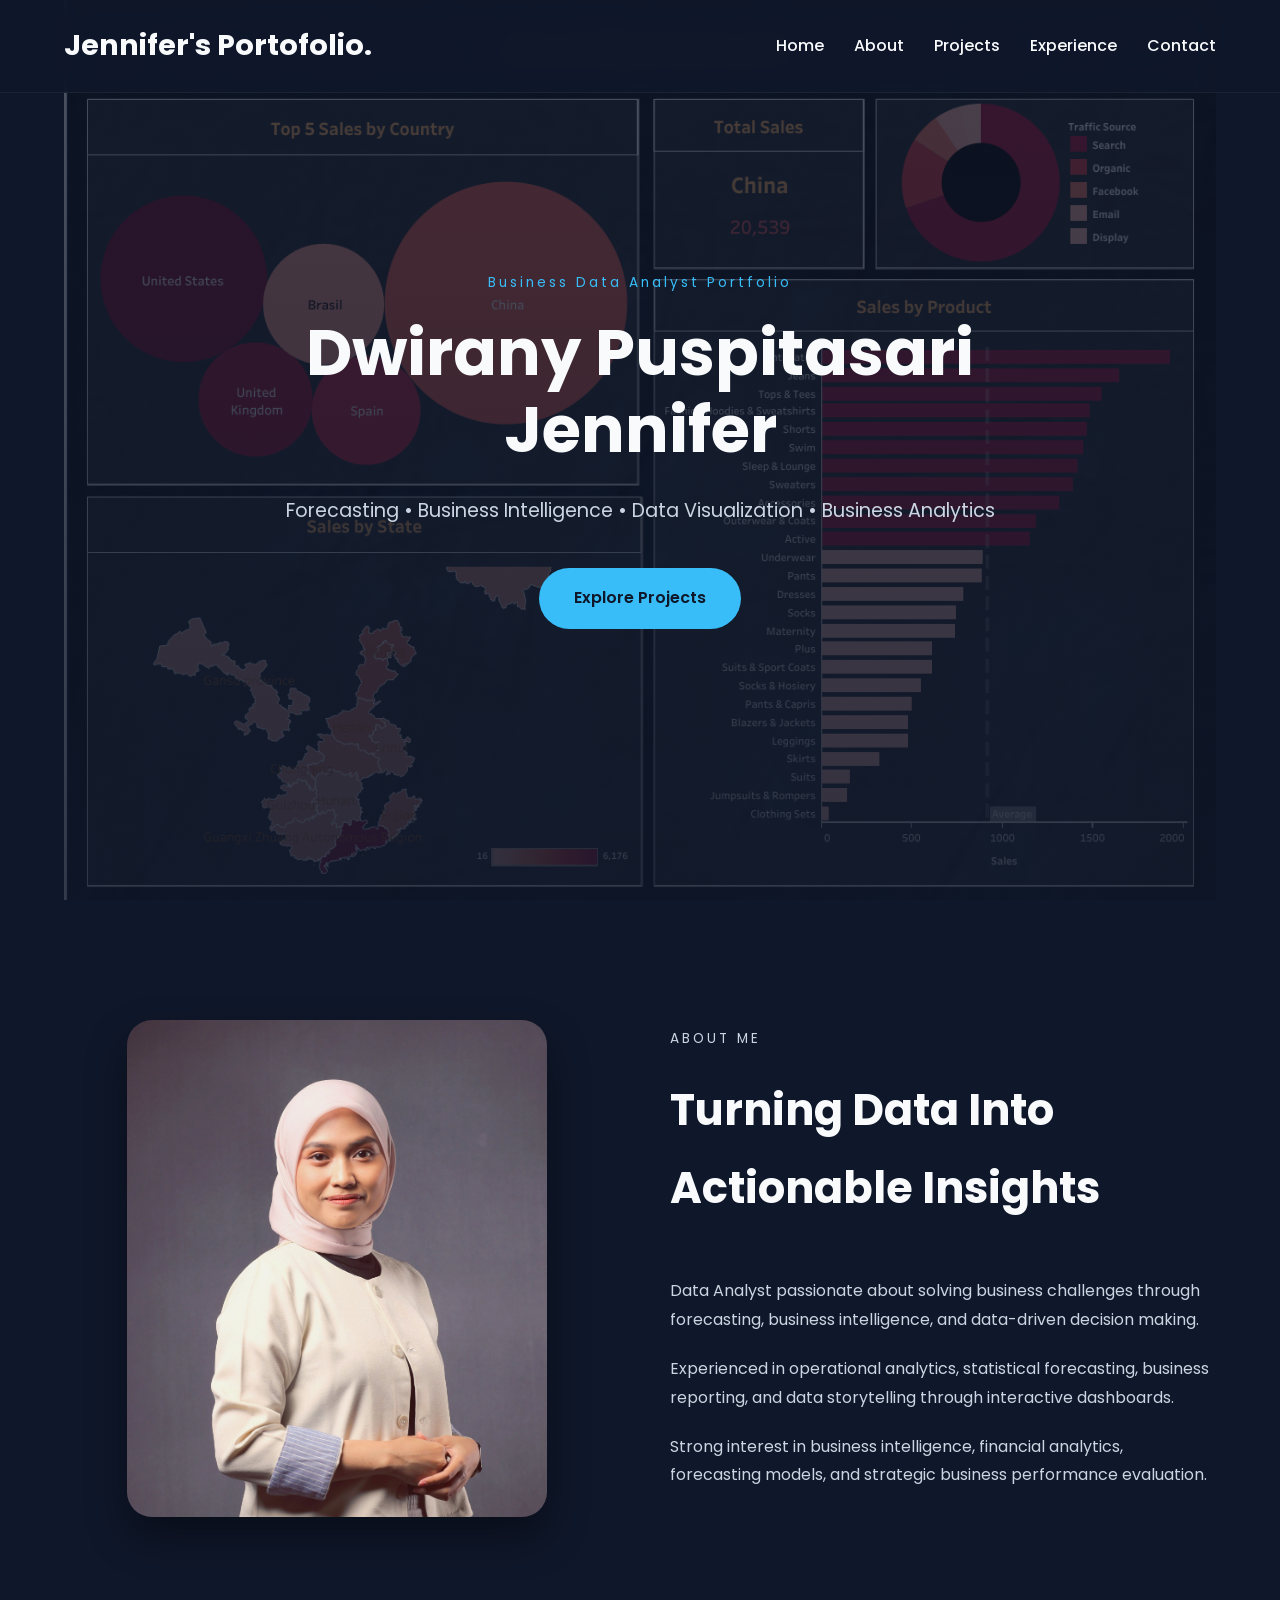
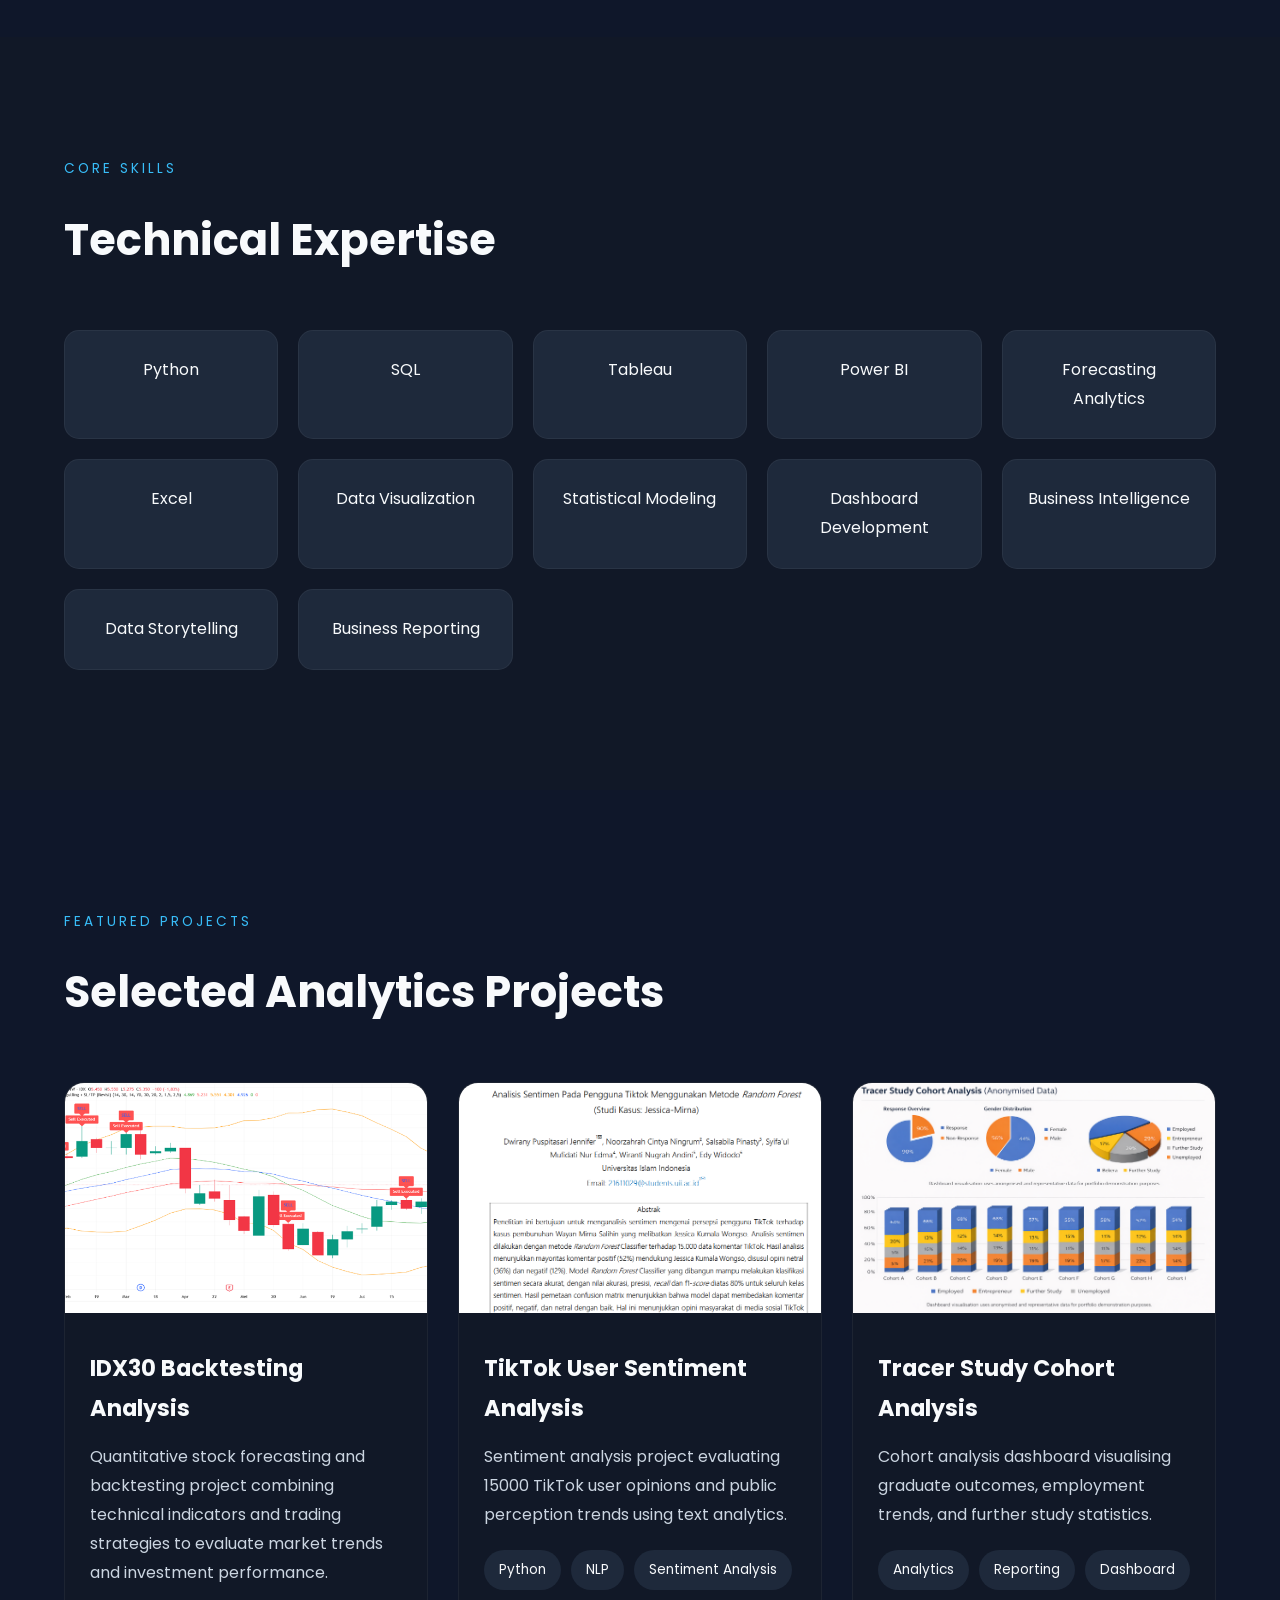
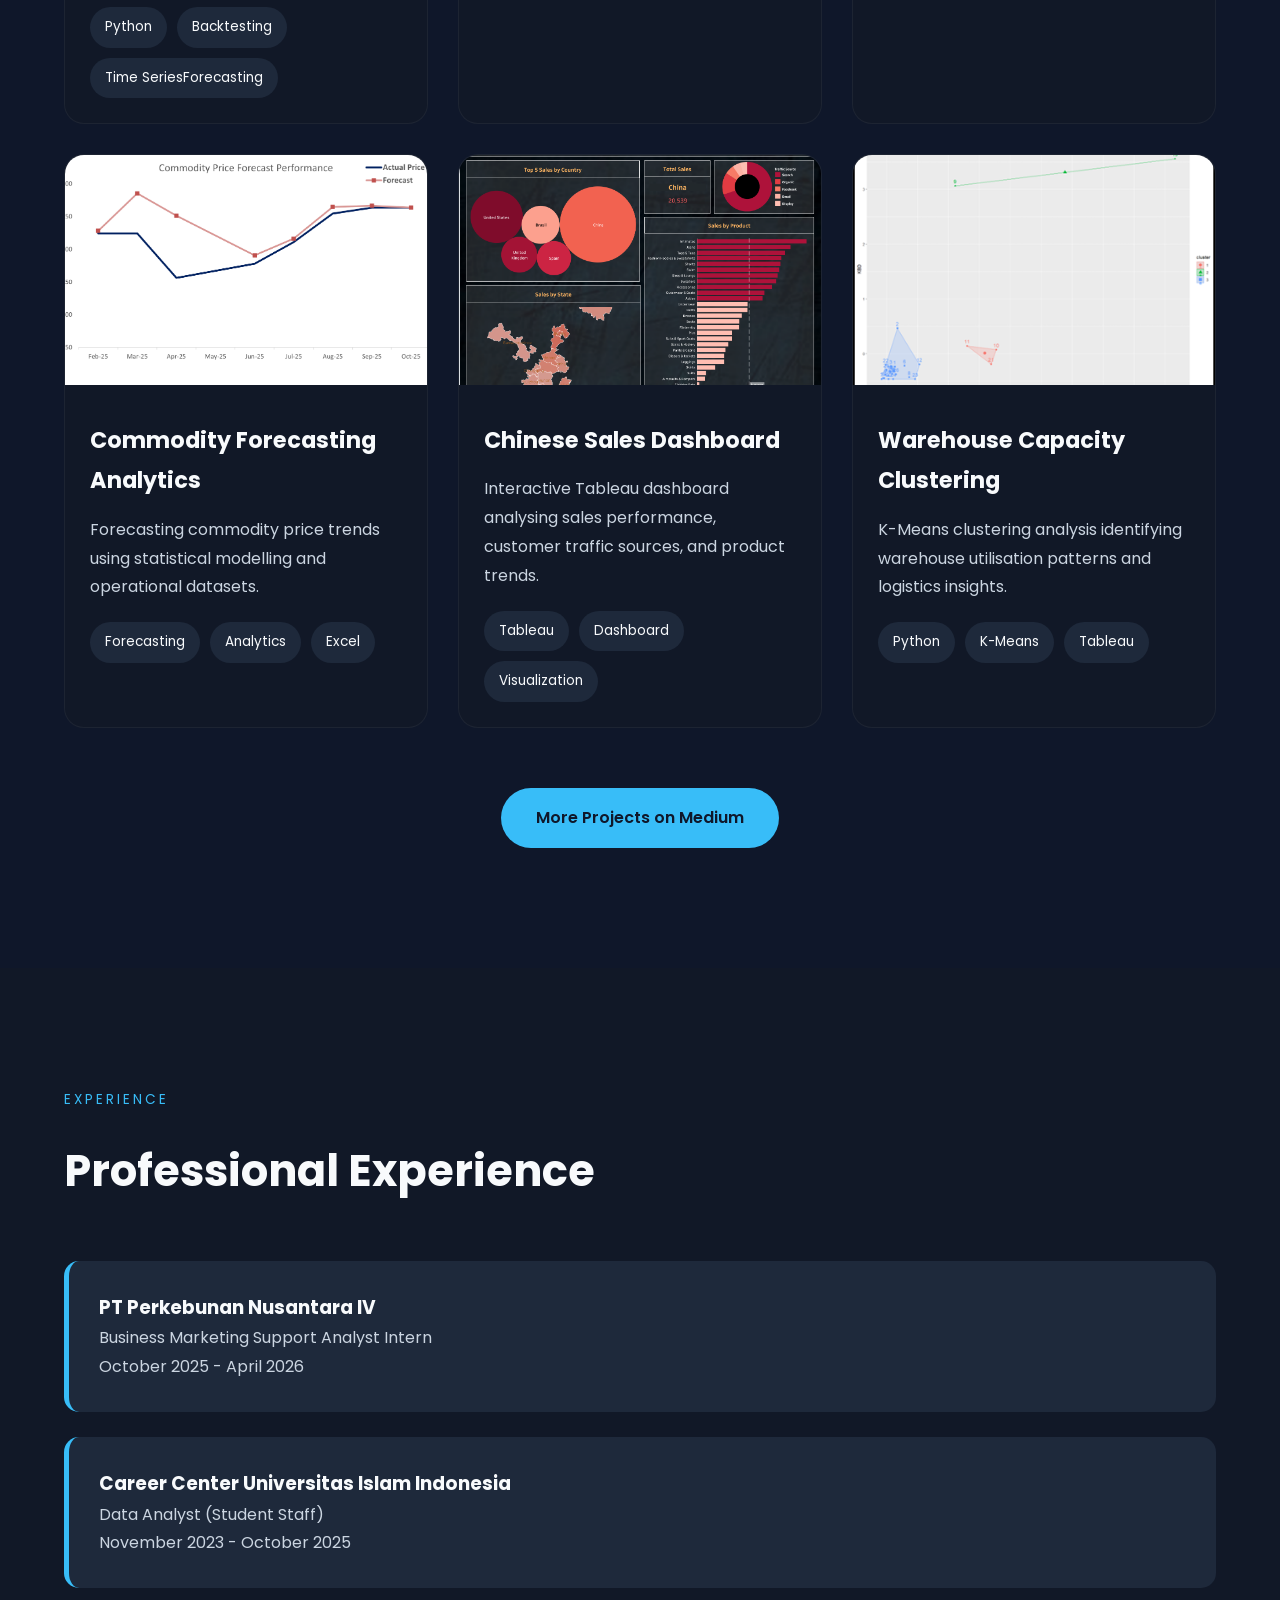
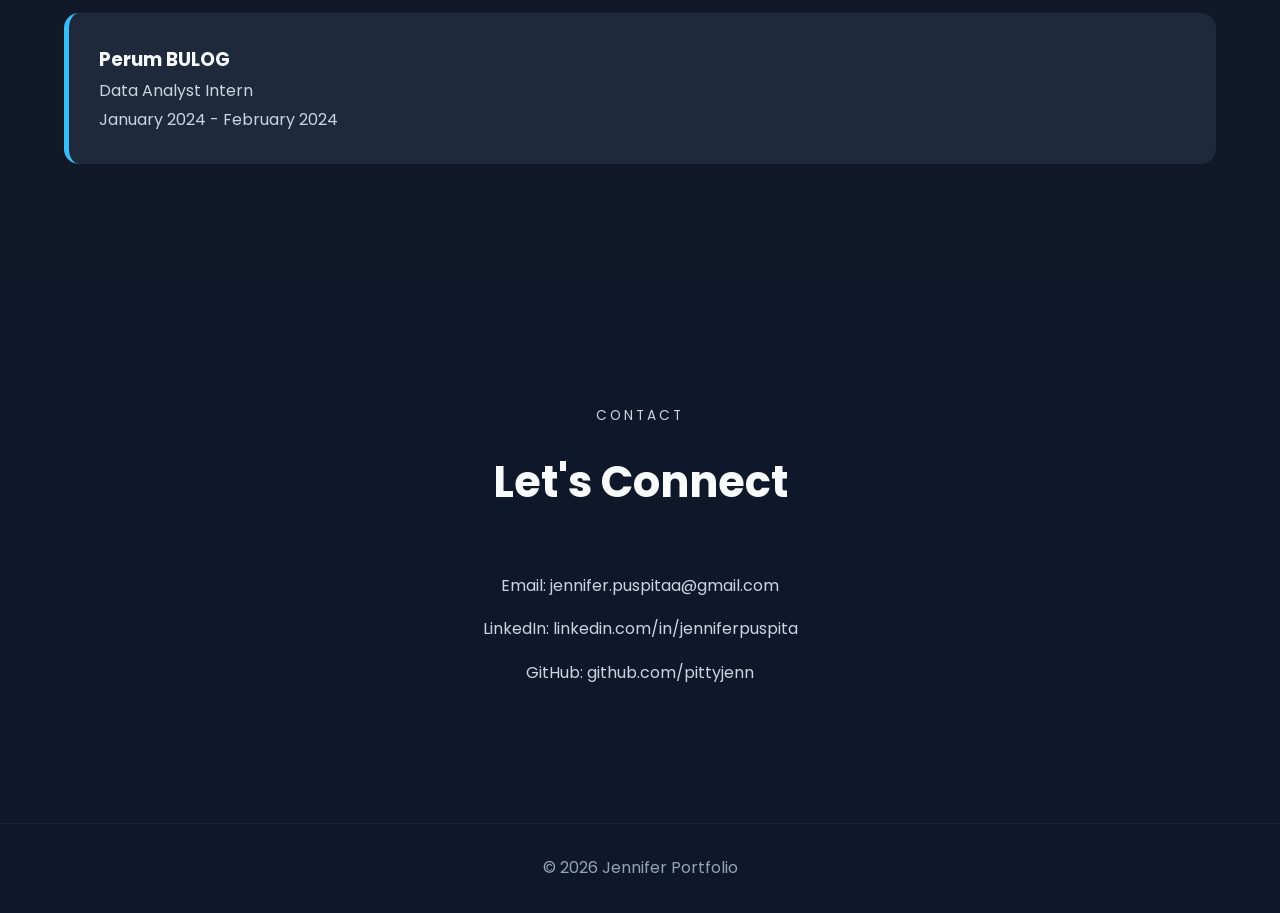
<file: index.html>
<!DOCTYPE html>
<html lang="en">

<head>

    <meta charset="UTF-8">
    <meta name="viewport" content="width=device-width, initial-scale=1.0">

    <title>Jennifer Portfolio</title>

    <link rel="stylesheet" href="style.css">

    <link rel="preconnect" href="https://fonts.googleapis.com">

    <link href="https://fonts.googleapis.com/css2?family=Poppins:wght@300;400;500;600;700&display=swap"
        rel="stylesheet">

</head>

<body>

    <!-- NAVBAR -->

    <header>

        <nav class="navbar">

            <h1 class="logo">
                Jennifer's Portofolio.
            </h1>

            <ul class="nav-links">

                <li><a href="#home">Home</a></li>
                <li><a href="#about">About</a></li>
                <li><a href="#projects">Projects</a></li>
                <li><a href="#experience">Experience</a></li>
                <li><a href="#contact">Contact</a></li>

            </ul>

        </nav>

    </header>

    <main>

        <!-- HERO -->

        <section id="home" class="hero-section">

            <div class="hero-content">

                <p class="section-label">
                    Business Data Analyst Portfolio
                </p>

                <h2>
                    Dwirany Puspitasari Jennifer
                </h2>

                <p class="hero-description">

                    Forecasting • Business Intelligence • Data Visualization • Business Analytics

                </p>

                <a href="#projects" class="hero-button">

                    Explore Projects

                </a>

            </div>

        </section>

        <!-- ABOUT -->

        <section id="about" class="about-section">

            <div class="about-container">

                <div class="about-image">

                    <img src="assets/profile.jpg" alt="Jennifer Profile">

                </div>

                <div class="about-text">

                    <p class="section-label">
                        ABOUT ME
                    </p>

                    <h2>
                        Turning Data Into Actionable Insights
                    </h2>

                    <p>

                        Data Analyst passionate about solving business challenges through 
                        forecasting, business intelligence, and data-driven decision making.

                    </p>

                    <p>

                        Experienced in operational analytics, statistical forecasting, 
                        business reporting, and data storytelling through interactive dashboards.

                    </p>

                    <p>

                        Strong interest in business intelligence, financial analytics,
                        forecasting models, and strategic business performance evaluation.

                    </p>

                </div>

            </div>

        </section>

        <!-- SKILLS -->

        <section class="skills-section">

            <p class="section-label">
                CORE SKILLS
            </p>

            <h2>
                Technical Expertise
            </h2>

            <div class="skills-grid">

                <div class="skill-card">Python</div>
                <div class="skill-card">SQL</div>
                <div class="skill-card">Tableau</div>
                <div class="skill-card">Power BI</div>
                <div class="skill-card">Forecasting Analytics</div>
                <div class="skill-card">Excel</div>
                <div class="skill-card">Data Visualization</div>
                <div class="skill-card">Statistical Modeling</div>
                <div class="skill-card">Dashboard Development</div>
                <div class="skill-card">Business Intelligence</div>
                <div class="skill-card">Data Storytelling</div>
                <div class="skill-card">Business Reporting</div>

            </div>

        </section>

        <!-- PROJECTS -->

<section id="projects" class="projects-section">

    <p class="section-label">
        FEATURED PROJECTS
    </p>

    <h2>
        Selected Analytics Projects
    </h2>

    <div class="projects-grid">

        <!-- PROJECT 1 -->

        <a href="forecasting.html" class="project-link">

            <article class="project-card">

                <img src="assets/Project1.png" alt="Forecasting Project">

                <div class="project-content">

                    <h3>
                        IDX30 Backtesting Analysis
                    </h3>

                    <p>

                        Quantitative stock forecasting and backtesting project combining 
                        technical indicators and trading strategies to evaluate market trends 
                        and investment performance.

                    </p>

                    <div class="project-tags">

                        <span>Python</span>
                        <span>Backtesting</span>
                        <span>Time SeriesForecasting</span>

                    </div>

                </div>

            </article>

        </a>

        <!-- PROJECT 2 -->

        <a href="sentiment.html" class="project-link">

            <article class="project-card">

                <img src="assets/sentimen.png" alt="Sentiment Analysis Project">

                <div class="project-content">

                    <h3>
                        TikTok User Sentiment Analysis
                    </h3>

                    <p>

                        Sentiment analysis project evaluating 15000 TikTok user opinions
                        and public perception trends using text analytics.

                    </p>

                    <div class="project-tags">

                        <span>Python</span>
                        <span>NLP</span>
                        <span>Sentiment Analysis</span>

                    </div>

                </div>

            </article>

        </a>
        
        <!-- PROJECT 3 -->

        <a href="tracer.html" class="project-link">

            <article class="project-card">

                <img src="assets/tracerstudy.png" alt="Tracer Study Dashboard">

                <div class="project-content">

                    <h3>
                        Tracer Study Cohort Analysis
                    </h3>

                    <p>

                        Cohort analysis dashboard visualising graduate outcomes,
                        employment trends, and further study statistics.

                    </p>

                    <div class="project-tags">

                        <span>Analytics</span>
                        <span>Reporting</span>
                        <span>Dashboard</span>

                    </div>

                </div>

            </article>

        </a>

        <!-- PROJECT 4 -->

        <a href="commodity.html" class="project-link">

            <article class="project-card">

                <img src="assets/Project2.png" alt="Commodity Forecasting">

                <div class="project-content">

                    <h3>
                        Commodity Forecasting Analytics
                    </h3>

                    <p>

                        Forecasting commodity price trends using
                        statistical modelling and operational datasets.

                    </p>

                    <div class="project-tags">

                        <span>Forecasting</span>
                        <span>Analytics</span>
                        <span>Excel</span>

                    </div>

                </div>

            </article>

        </a>


        <!-- PROJECT 5 -->

        <a href="dashboard.html" class="project-link">

            <article class="project-card">

                <img src="assets/dashboardproject.png" alt="Dashboard Project">

                <div class="project-content">

                    <h3>
                        Chinese Sales Dashboard
                    </h3>

                    <p>

                        Interactive Tableau dashboard analysing sales performance,
                        customer traffic sources, and product trends.

                    </p>

                    <div class="project-tags">

                        <span>Tableau</span>
                        <span>Dashboard</span>
                        <span>Visualization</span>

                    </div>

                </div>

            </article>

        </a>

        <!-- PROJECT 6 -->

        <a href="clustering.html" class="project-link">

            <article class="project-card">

                <img src="assets/Project3.png" alt="Clustering Project">

                <div class="project-content">

                    <h3>
                        Warehouse Capacity Clustering
                    </h3>

                    <p>

                        K-Means clustering analysis identifying warehouse
                        utilisation patterns and logistics insights.

                    </p>

                    <div class="project-tags">

                        <span>Python</span>
                        <span>K-Means</span>
                        <span>Tableau</span>

                    </div>

                </div>

            </article>

        </a>

    </div>

    <!-- MORE PROJECTS BUTTON -->

    <div class="more-projects">

        <a href="https://medium.com/@JenniferPuspita"
            target="_blank"
            class="hero-button">

            More Projects on Medium

        </a>

    </div>

</section>

        <!-- EXPERIENCE -->

        <section id="experience" class="experience-section">

    <p class="section-label">
        EXPERIENCE
    </p>

    <h2>
        Professional Experience
    </h2>

    <div class="timeline">

        <a href="ptpn.html" class="experience-link">
            <div class="timeline-item">

                <h3>
                    PT Perkebunan Nusantara IV
                </h3>

                <p>
                    Business Marketing Support Analyst Intern
                </p>

                <p>
                    October 2025 - April 2026
                </p>

            </div>
        </a>

        <a href="uii.html" class="experience-link">
            <div class="timeline-item">

                <h3>
                   Career Center Universitas Islam Indonesia
                </h3>

                <p>
                    Data Analyst (Student Staff)
                </p>

                <p>
                    November 2023 - October 2025
                </p>

            </div>
        </a>

        <a href="bulog.html" class="experience-link">
            <div class="timeline-item">

                <h3>
                    Perum BULOG
                </h3>

                <p>
                    Data Analyst Intern
                </p>

                <p>
                    January 2024 - February 2024
                </p>

            </div>
        </a>

    </div>

</section>

        <!-- CONTACT -->

        <section id="contact" class="contact-section">

            <p class="section-label">
                CONTACT
            </p>

            <h2>
                Let's Connect
            </h2>

            <p>
                Email: jennifer.puspitaa@gmail.com
            </p>

            <p>
                LinkedIn: linkedin.com/in/jenniferpuspita
            </p>

            <p>
                GitHub: github.com/pittyjenn
            </p>

        </section>

    </main>

    <footer>

        <p>
            © 2026 Jennifer Portfolio
        </p>

    </footer>

</body>

</html>
</file>
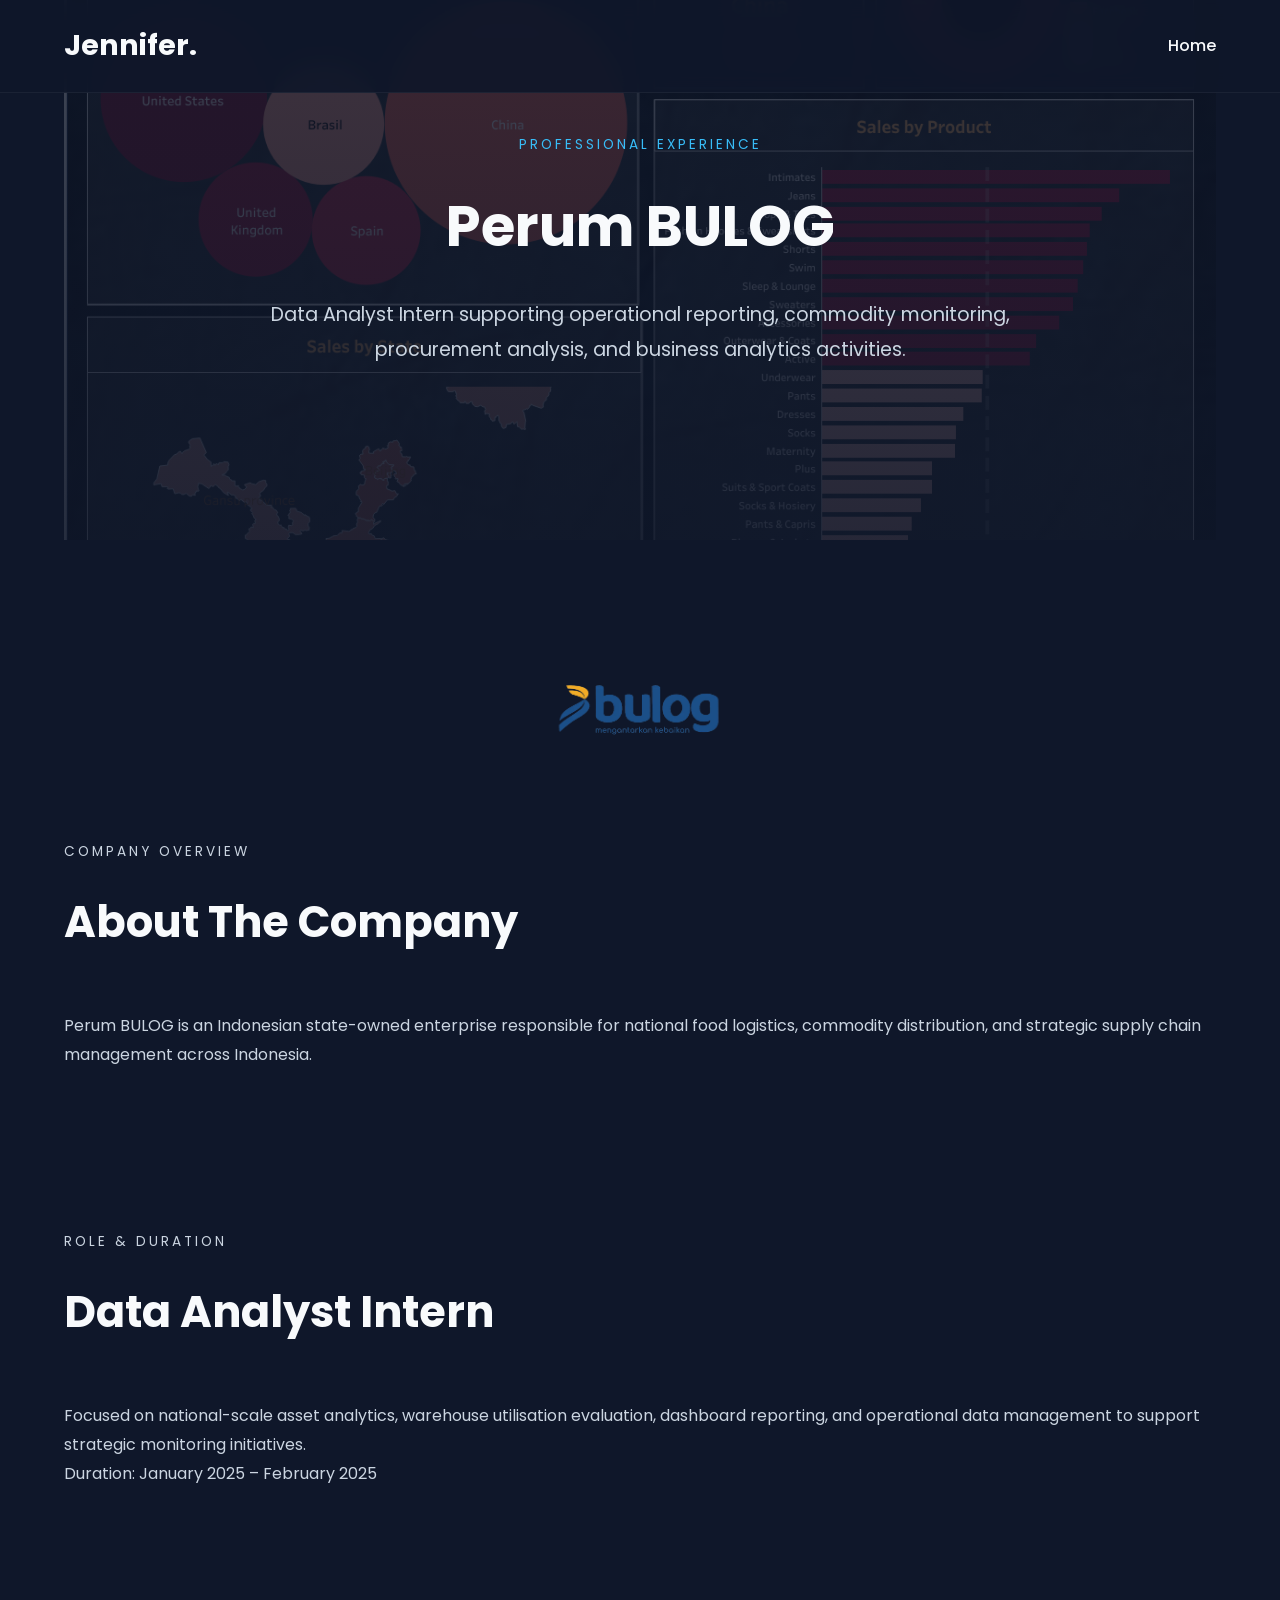
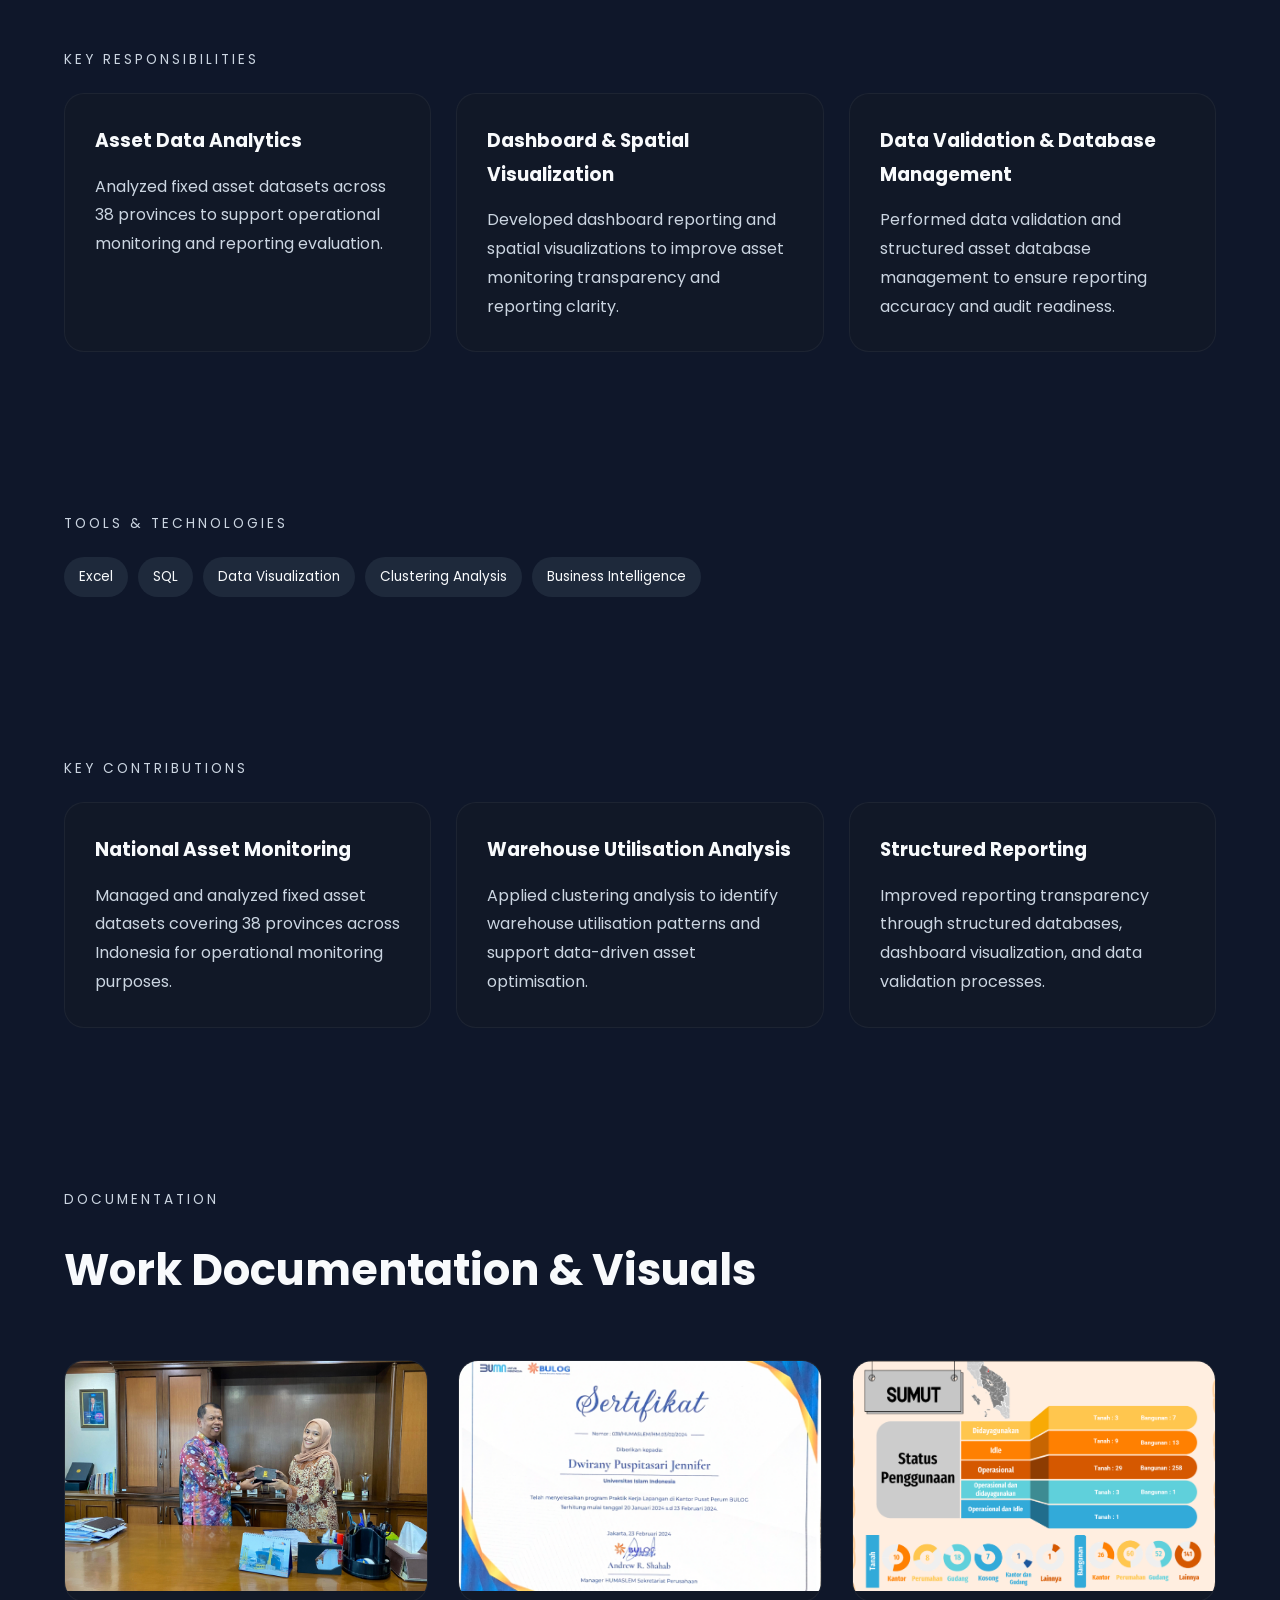
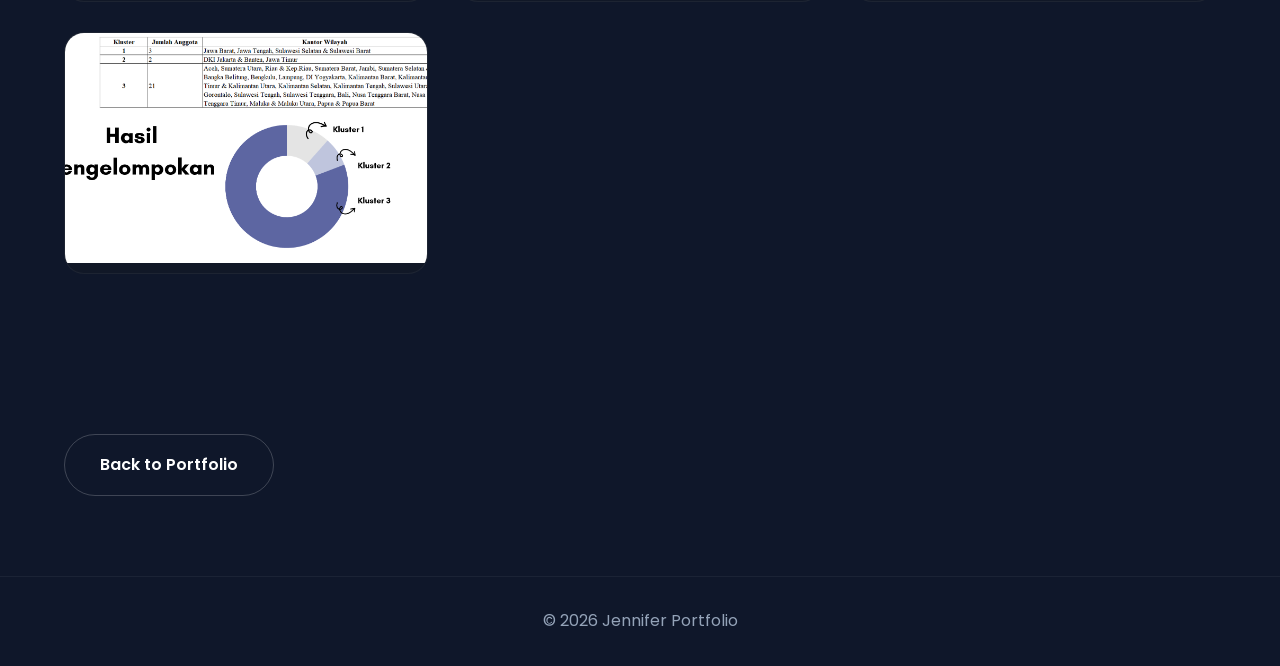
<file: bulog.html>
<!DOCTYPE html>
<html lang="en">

<head>

    <meta charset="UTF-8">
    <meta name="viewport" content="width=device-width, initial-scale=1.0">

    <title>Perum BULOG Experience</title>

    <link rel="stylesheet" href="style.css">

    <link rel="preconnect" href="https://fonts.googleapis.com">

    <link href="https://fonts.googleapis.com/css2?family=Poppins:wght@300;400;500;600;700&display=swap"
        rel="stylesheet">

</head>

<body>

    <header>

        <nav class="navbar">

            <h1 class="logo">
                Jennifer.
            </h1>

            <ul class="nav-links">

                <li><a href="index.html">Home</a></li>

            </ul>

        </nav>

    </header>

    <main>

        <!-- HERO -->

        <section class="project-hero">

            <div class="project-hero-content">

                <p class="section-label">
                    PROFESSIONAL EXPERIENCE
                </p>

                <h2>
                    Perum BULOG
                </h2>

                <p class="hero-description">

                    Data Analyst Intern supporting operational reporting,
                    commodity monitoring, procurement analysis,
                    and business analytics activities.

                </p>

            </div>

        </section>

        <!-- COMPANY OVERVIEW -->

        <section class="project-detail-section">

            <div class="company-logo">

                <img src="assets/logobulog.png" alt="Perum BULOG">

            </div>

        </section>

        <section class="project-detail-section">

            <p class="section-label">
                COMPANY OVERVIEW
            </p>

            <h2>
                About The Company
            </h2>

            <p>

                Perum BULOG is an Indonesian state-owned 
                enterprise responsible for national food 
                logistics, commodity distribution, and 
                strategic supply chain management across Indonesia.
            </p>

        </section>

        <!-- ROLE -->

        <section class="project-detail-section">

            <p class="section-label">
                ROLE & DURATION
            </p>

            <h2>
                Data Analyst Intern
            </h2>

            <p>

                Focused on national-scale asset 
                analytics, warehouse utilisation 
                evaluation, dashboard reporting, 
                and operational data management to 
                support strategic monitoring initiatives.

            </p>

            <p>

                Duration:
                January 2025 – February 2025

            </p>

        </section>

        <!-- RESPONSIBILITIES -->

        <section class="project-detail-section">

            <p class="section-label">
                KEY RESPONSIBILITIES
            </p>

            <div class="insight-grid">

                <div class="insight-card">

                    <h3>
                        Asset Data Analytics
                    </h3>

                    <p>

                        Analyzed fixed asset datasets across 
                        38 provinces to support operational 
                        monitoring and reporting evaluation.

                    </p>

                </div>

                <div class="insight-card">

                    <h3>
                        Dashboard & Spatial Visualization
                    </h3>

                    <p>

                        Developed dashboard reporting and spatial 
                        visualizations to improve asset monitoring 
                        transparency and reporting clarity.

                    </p>

                </div>

                <div class="insight-card">

                    <h3>
                        Data Validation & Database Management
                    </h3>

                    <p>

                        Performed data validation and structured 
                        asset database management to ensure reporting 
                        accuracy and audit readiness.

                    </p>

                </div>

            </div>

        </section>

        <!-- TOOLS -->

        <section class="project-detail-section">

            <p class="section-label">
                TOOLS & TECHNOLOGIES
            </p>

            <div class="project-tags">

                <span>Excel</span>
                <span>SQL</span>
                <span>Data Visualization</span>
                <span>Clustering Analysis</span>
                <span>Business Intelligence</span>

            </div>

        </section>

        <!-- ACHIEVEMENTS -->

        <section class="project-detail-section">

            <p class="section-label">
                KEY CONTRIBUTIONS
            </p>

            <div class="insight-grid">

                <div class="insight-card">

                    <h3>
                        National Asset Monitoring
                    </h3>

                    <p>

                        Managed and analyzed fixed asset 
                        datasets covering 38 provinces across 
                        Indonesia for operational monitoring purposes.

                    </p>

                </div>

                <div class="insight-card">

                    <h3>
                        Warehouse Utilisation Analysis
                    </h3>

                    <p>

                        Applied clustering analysis to identify 
                        warehouse utilisation patterns and support 
                        data-driven asset optimisation.

                    </p>

                </div>

                <div class="insight-card">

                    <h3>
                        Structured Reporting
                    </h3>

                    <p>

                        Improved reporting transparency through 
                        structured databases, dashboard visualization, 
                        and data validation processes.

                    </p>

                </div>

            </div>

        </section>

        <!-- DOCUMENTATION -->

        <section class="project-detail-section">

            <p class="section-label">
                DOCUMENTATION
            </p>

            <h2>
                Work Documentation & Visuals
            </h2>

            <div class="projects-grid">

                <div class="project-card">

                    <img src="assets/bulog1.png" alt="BULOG Documentation 1">

                </div>

                <div class="project-card">

                    <img src="assets/bulog2.png" alt="BULOG Documentation 2">

                </div>

                <div class="project-card">

                    <img src="assets/bulog3.png" alt="BULOG Documentation 3">

                </div>

                <div class="project-card">

                    <img src="assets/bulog4.png" alt="BULOG Documentation 4">

                </div>

            </div>

        </section>

        <!-- BUTTON -->

        <section class="project-detail-section">

            <div class="project-buttons">

                <a href="index.html"
                    class="hero-button secondary-button">

                    Back to Portfolio

                </a>

            </div>

        </section>

    </main>

    <footer>

        <p>
            © 2026 Jennifer Portfolio
        </p>

    </footer>

</body>

</html>
</file>
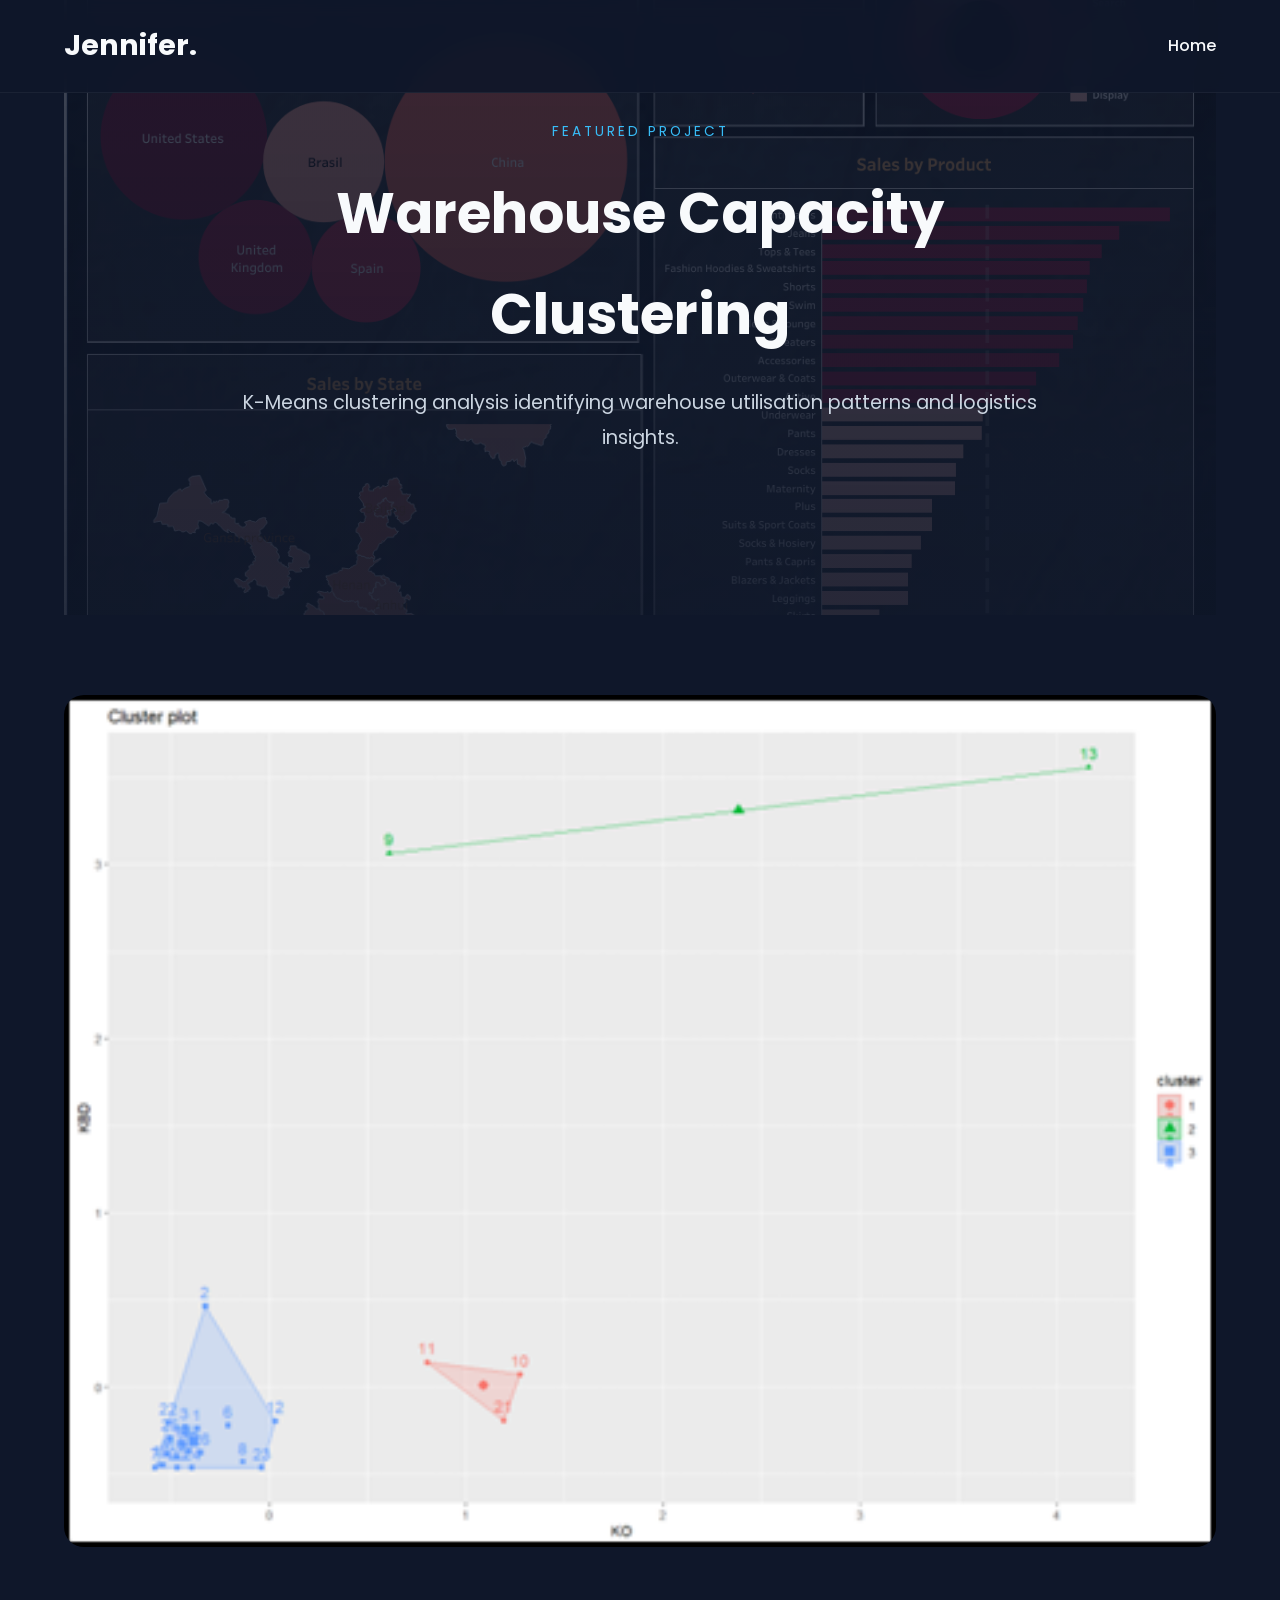
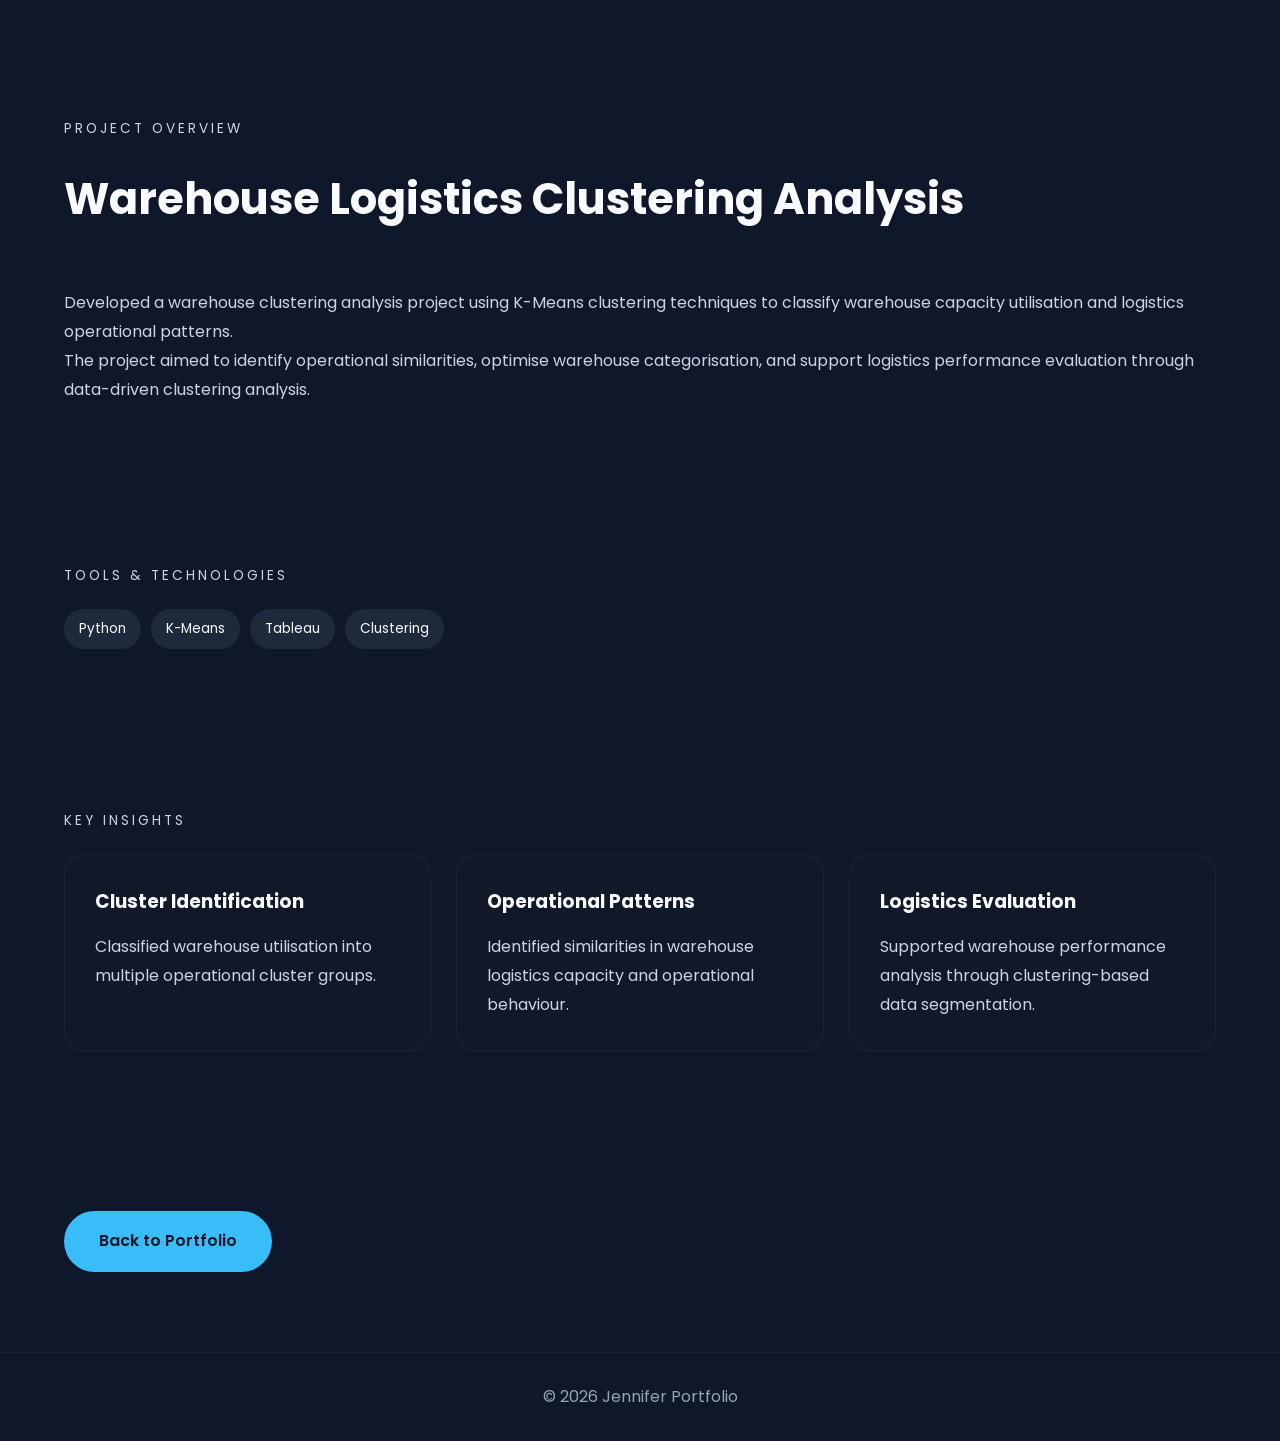
<file: clustering.html>
<!DOCTYPE html>
<html lang="en">

<head>

    <meta charset="UTF-8">
    <meta name="viewport" content="width=device-width, initial-scale=1.0">

    <title>Warehouse Capacity Clustering</title>

    <link rel="stylesheet" href="style.css">

    <link rel="preconnect" href="https://fonts.googleapis.com">

    <link href="https://fonts.googleapis.com/css2?family=Poppins:wght@300;400;500;600;700&display=swap"
        rel="stylesheet">

</head>

<body>

    <header>

        <nav class="navbar">

            <h1 class="logo">
                Jennifer.
            </h1>

            <ul class="nav-links">

                <li><a href="index.html">Home</a></li>

            </ul>

        </nav>

    </header>

    <main>

        <section class="project-hero">

            <div class="project-hero-content">

                <p class="section-label">
                    FEATURED PROJECT
                </p>

                <h2>
                    Warehouse Capacity Clustering
                </h2>

                <p class="hero-description">

                    K-Means clustering analysis identifying warehouse
                    utilisation patterns and logistics insights.

                </p>

            </div>

        </section>

        <section class="project-detail-section">

            <div class="project-image-large">

                <img src="assets/Project3.png" alt="Clustering Project">

            </div>

        </section>

        <section class="project-detail-section">

            <p class="section-label">
                PROJECT OVERVIEW
            </p>

            <h2>
                Warehouse Logistics Clustering Analysis
            </h2>

            <p>

                Developed a warehouse clustering analysis project
                using K-Means clustering techniques
                to classify warehouse capacity utilisation
                and logistics operational patterns.

            </p>

            <p>

                The project aimed to identify operational similarities,
                optimise warehouse categorisation,
                and support logistics performance evaluation
                through data-driven clustering analysis.

            </p>

        </section>

        <section class="project-detail-section">

            <p class="section-label">
                TOOLS & TECHNOLOGIES
            </p>

            <div class="project-tags">

                <span>Python</span>
                <span>K-Means</span>
                <span>Tableau</span>
                <span>Clustering</span>

            </div>

        </section>

        <section class="project-detail-section">

            <p class="section-label">
                KEY INSIGHTS
            </p>

            <div class="insight-grid">

                <div class="insight-card">

                    <h3>
                        Cluster Identification
                    </h3>

                    <p>

                        Classified warehouse utilisation
                        into multiple operational cluster groups.

                    </p>

                </div>

                <div class="insight-card">

                    <h3>
                        Operational Patterns
                    </h3>

                    <p>

                        Identified similarities in warehouse
                        logistics capacity and operational behaviour.

                    </p>

                </div>

                <div class="insight-card">

                    <h3>
                        Logistics Evaluation
                    </h3>

                    <p>

                        Supported warehouse performance analysis
                        through clustering-based data segmentation.

                    </p>

                </div>

            </div>

        </section>

        <section class="project-detail-section">

            <a href="index.html" class="hero-button">

                Back to Portfolio

            </a>

        </section>

    </main>

    <footer>

        <p>
            © 2026 Jennifer Portfolio
        </p>

    </footer>

</body>

</html>
</file>
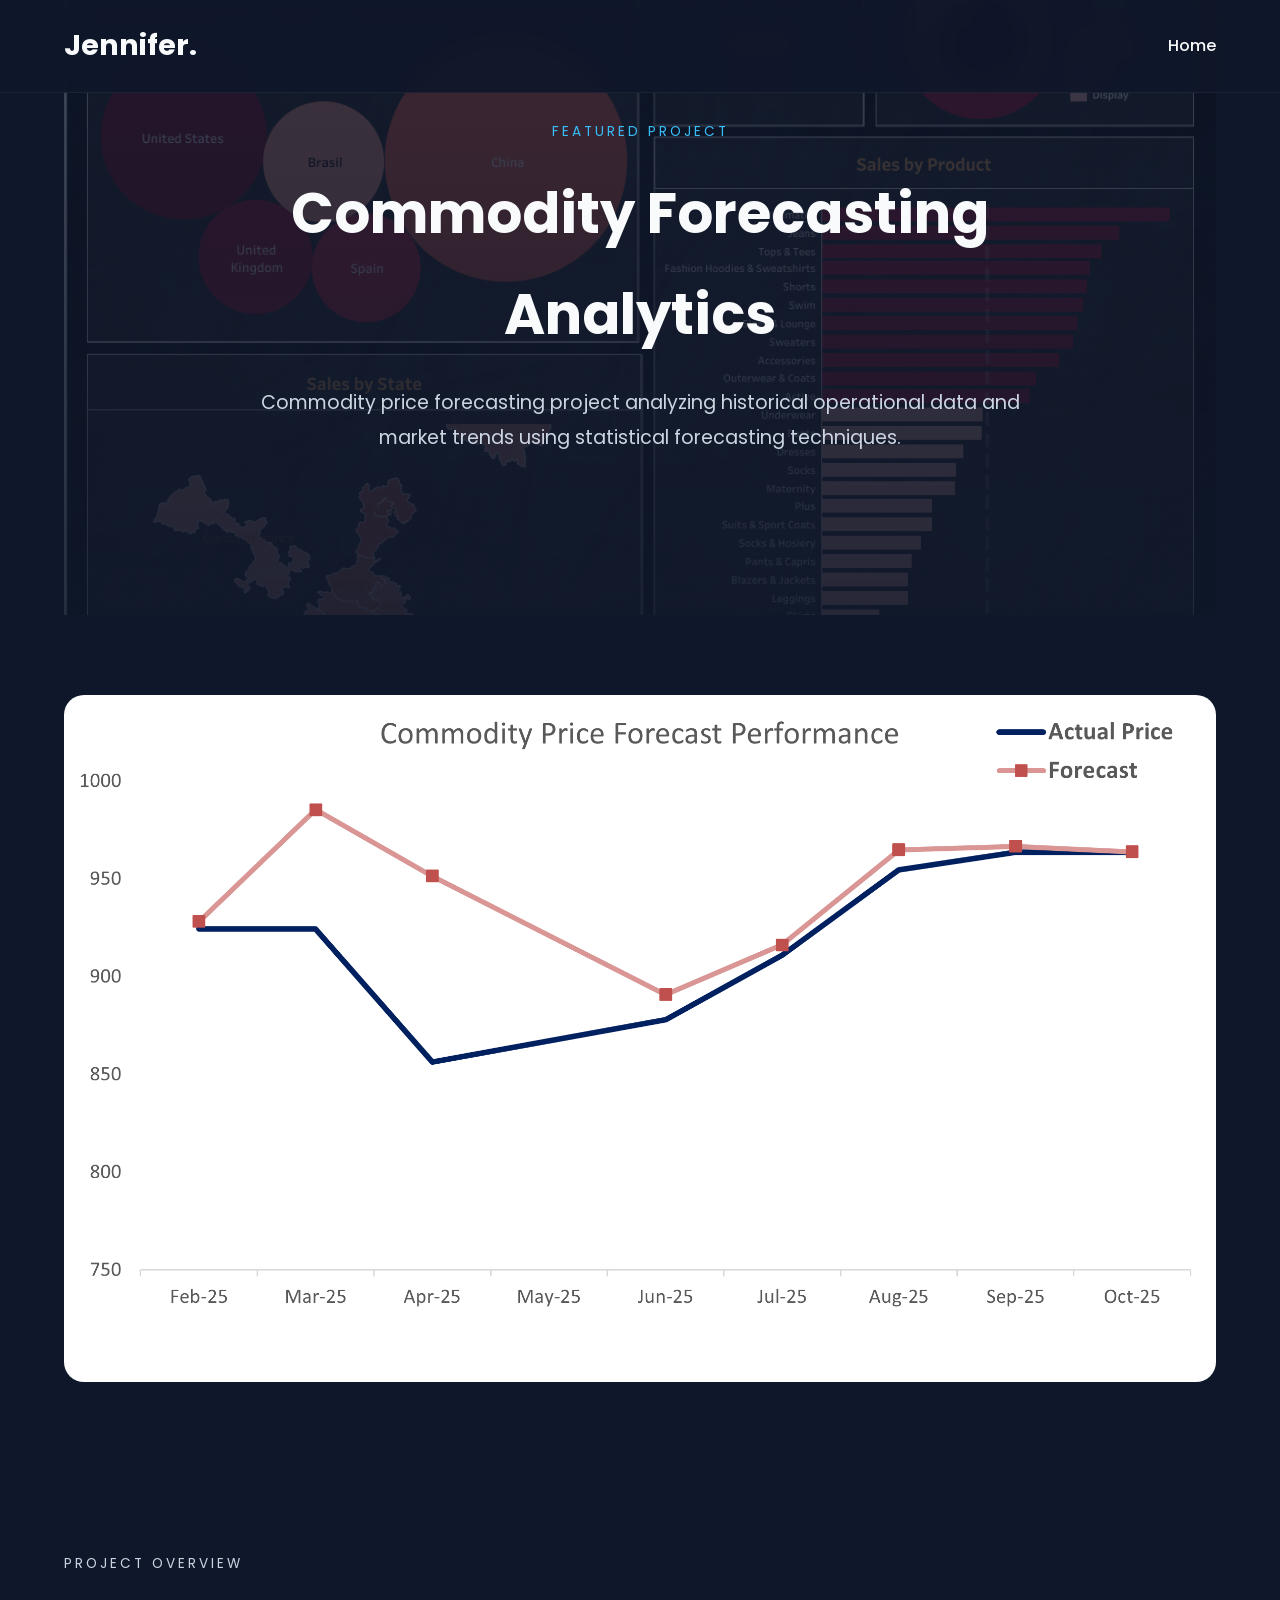
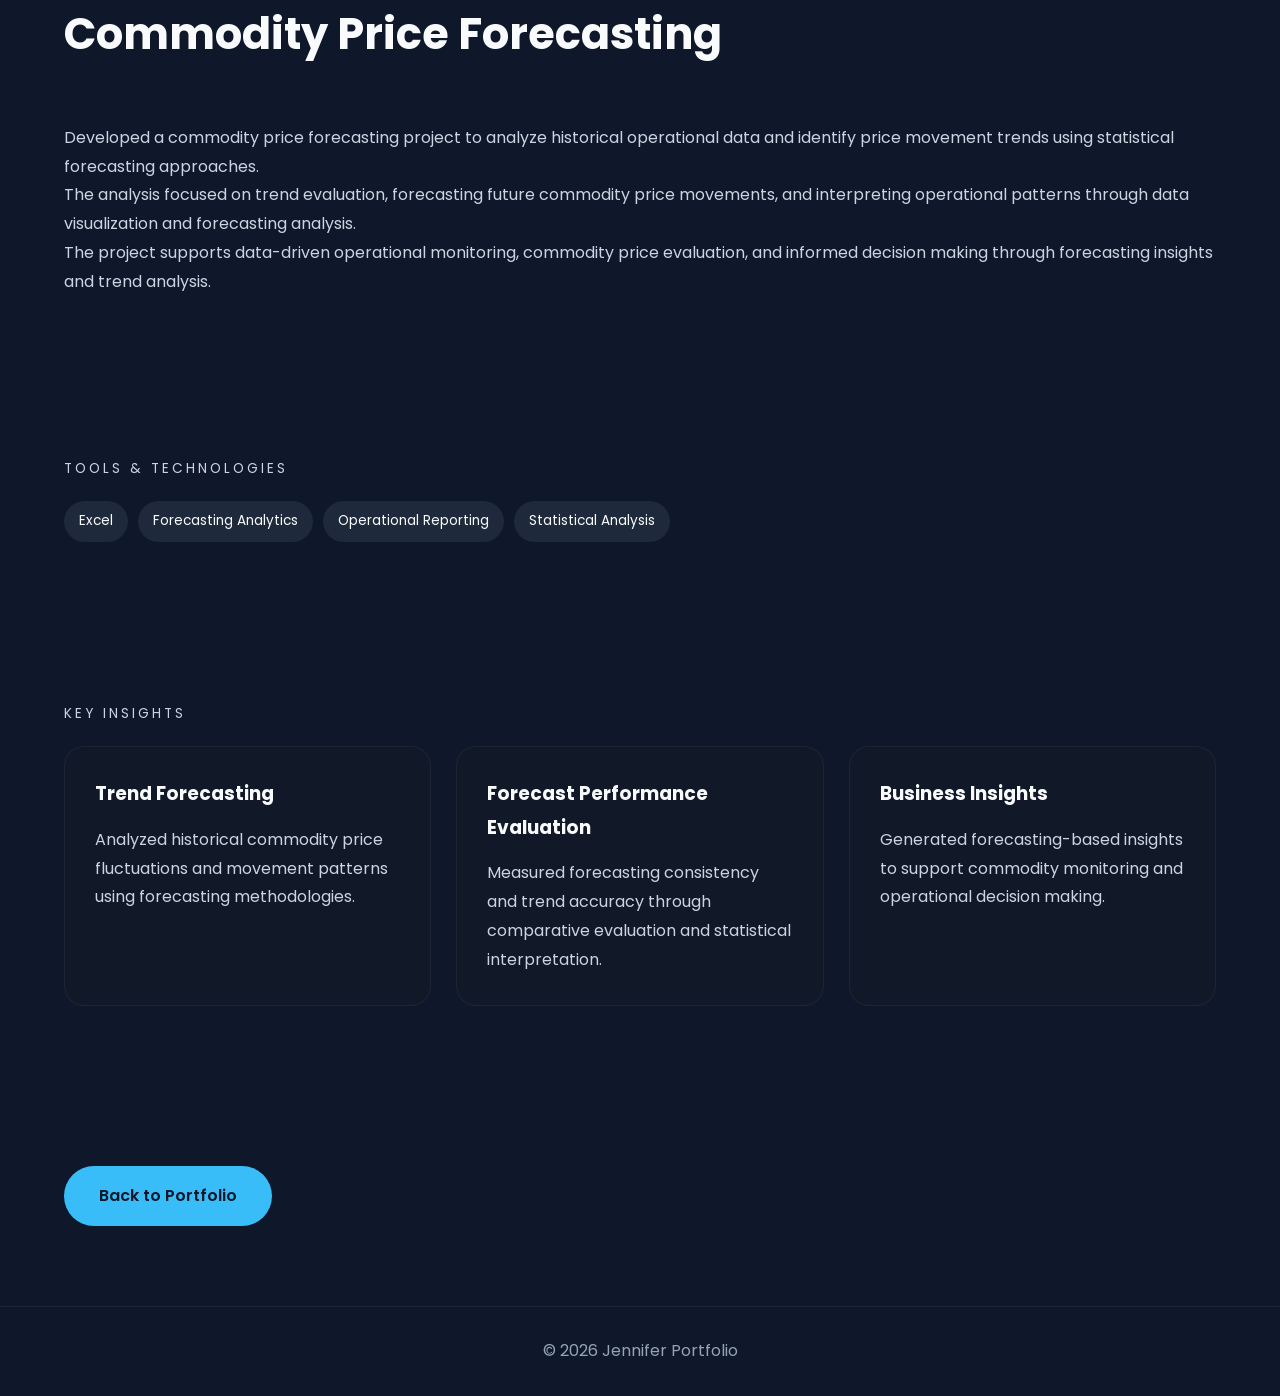
<file: commodity.html>
<!DOCTYPE html>
<html lang="en">

<head>

    <meta charset="UTF-8">
    <meta name="viewport" content="width=device-width, initial-scale=1.0">

    <title>Commodity Forecasting Analytics</title>

    <link rel="stylesheet" href="style.css">

    <link rel="preconnect" href="https://fonts.googleapis.com">

    <link href="https://fonts.googleapis.com/css2?family=Poppins:wght@300;400;500;600;700&display=swap"
        rel="stylesheet">

</head>

<body>

    <header>

        <nav class="navbar">

            <h1 class="logo">
                Jennifer.
            </h1>

            <ul class="nav-links">

                <li><a href="index.html">Home</a></li>

            </ul>

        </nav>

    </header>

    <main>

        <section class="project-hero">

            <div class="project-hero-content">

                <p class="section-label">
                    FEATURED PROJECT
                </p>

                <h2>
                    Commodity Forecasting Analytics
                </h2>

                <p class="hero-description">

                    Commodity price forecasting project analyzing 
                    historical operational data and market trends 
                    using statistical forecasting techniques.

                </p>

            </div>

        </section>

        <section class="project-detail-section">

            <div class="project-image-large">

                <img src="assets/Project2.png" alt="Commodity Forecasting">

            </div>

        </section>

        <section class="project-detail-section">

            <p class="section-label">
                PROJECT OVERVIEW
            </p>

            <h2>
                Commodity Price Forecasting
            </h2>

            <p>

                Developed a commodity price forecasting project 
                to analyze historical operational data and identify 
                price movement trends using statistical forecasting approaches.

            </p>

            <p>

                The analysis focused on trend evaluation, forecasting future 
                commodity price movements, and interpreting operational patterns 
                through data visualization and forecasting analysis.

            </p>

            <p>
                
                The project supports data-driven operational monitoring, 
                commodity price evaluation, and informed decision making 
                through forecasting insights and trend analysis.
            </p>

        </section>

        <section class="project-detail-section">

            <p class="section-label">
                TOOLS & TECHNOLOGIES
            </p>

            <div class="project-tags">

                <span>Excel</span>
                <span>Forecasting Analytics</span>
                <span>Operational Reporting</span>
                <span>Statistical Analysis</span>

            </div>

        </section>

        <section class="project-detail-section">

            <p class="section-label">
                KEY INSIGHTS
            </p>

            <div class="insight-grid">

                <div class="insight-card">

                    <h3>
                        Trend Forecasting
                    </h3>

                    <p>

                        Analyzed historical commodity price fluctuations 
                        and movement patterns using forecasting methodologies.

                    </p>

                </div>

                <div class="insight-card">

                    <h3>
                        Forecast Performance Evaluation
                    </h3>

                    <p>

                        Measured forecasting consistency and trend accuracy 
                        through comparative evaluation and statistical interpretation.

                    </p>

                </div>

                <div class="insight-card">

                    <h3>
                        Business Insights
                    </h3>

                    <p>

                        Generated forecasting-based insights to support 
                        commodity monitoring and operational decision making.

                    </p>

                </div>

            </div>

        </section>

        <section class="project-detail-section">

            <a href="index.html" class="hero-button">

                Back to Portfolio

            </a>

        </section>

    </main>

    <footer>

        <p>
            © 2026 Jennifer Portfolio
        </p>

    </footer>

</body>

</html>
</file>
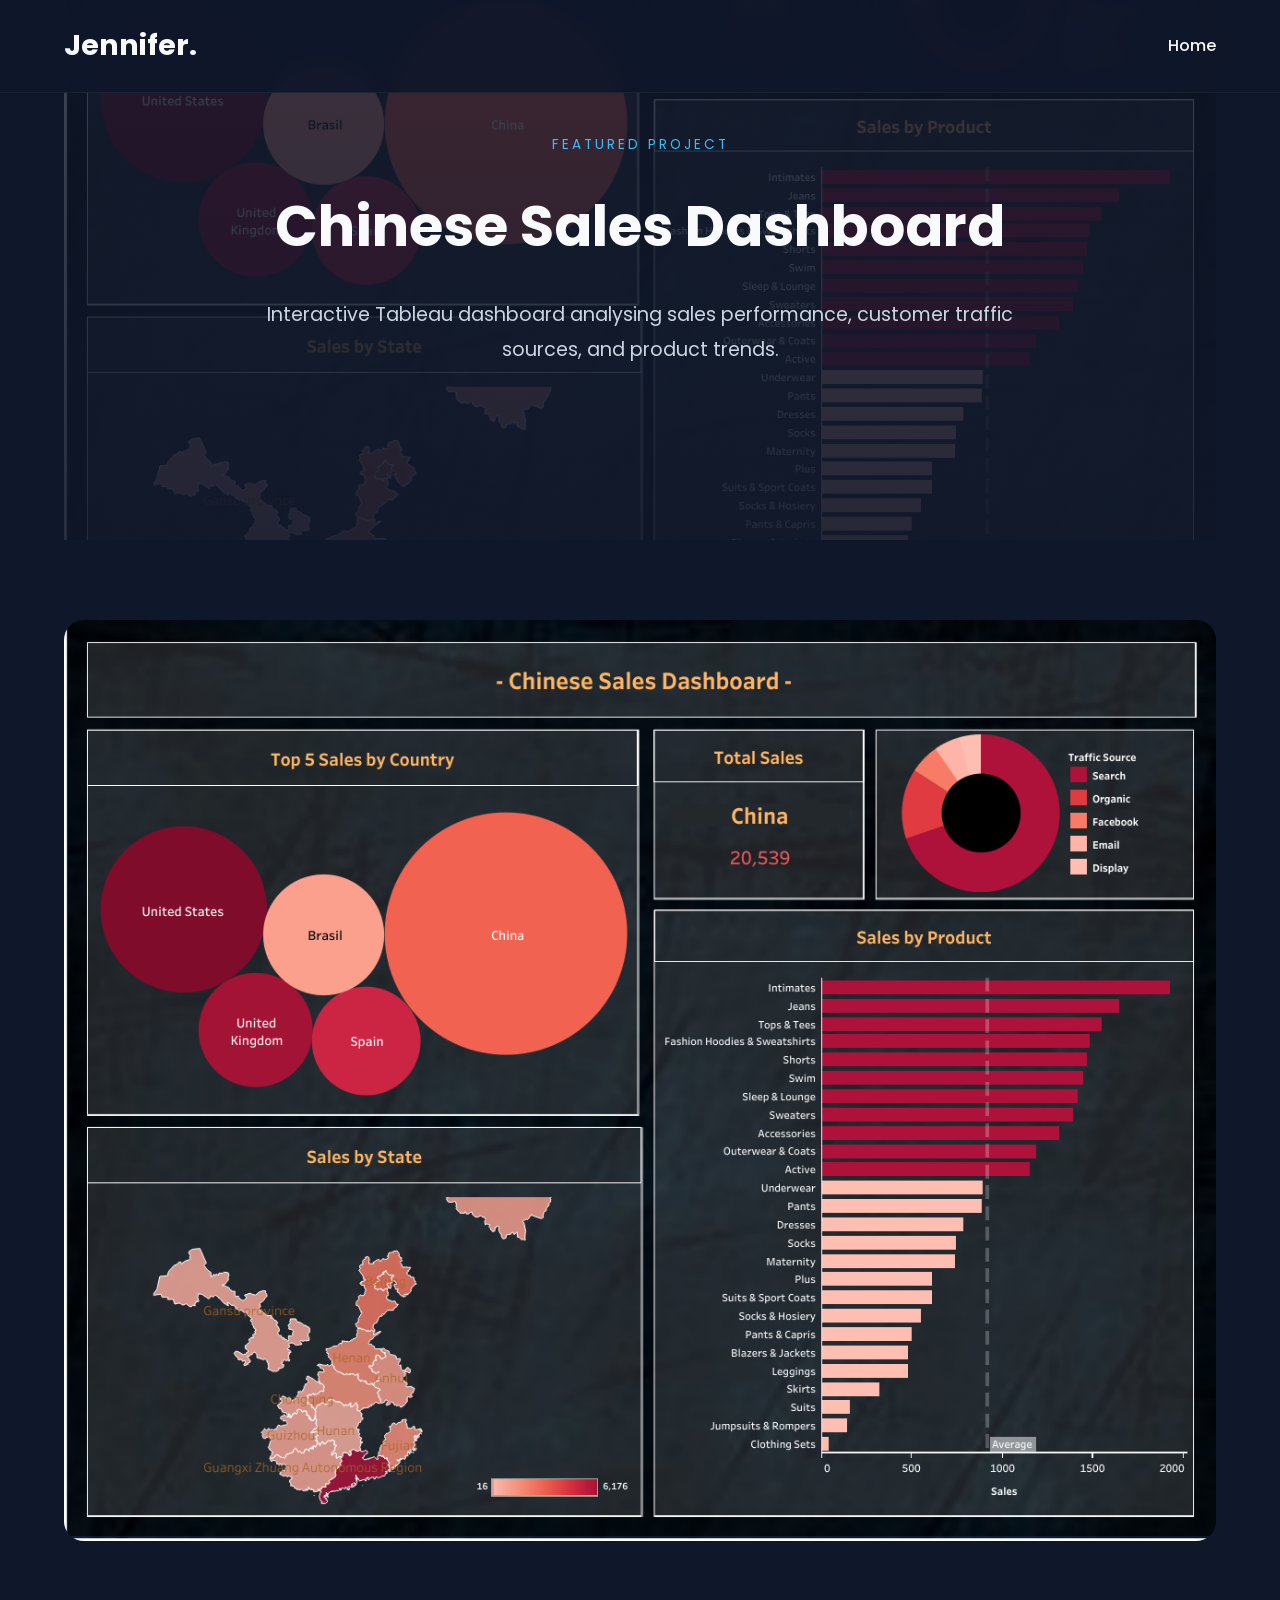
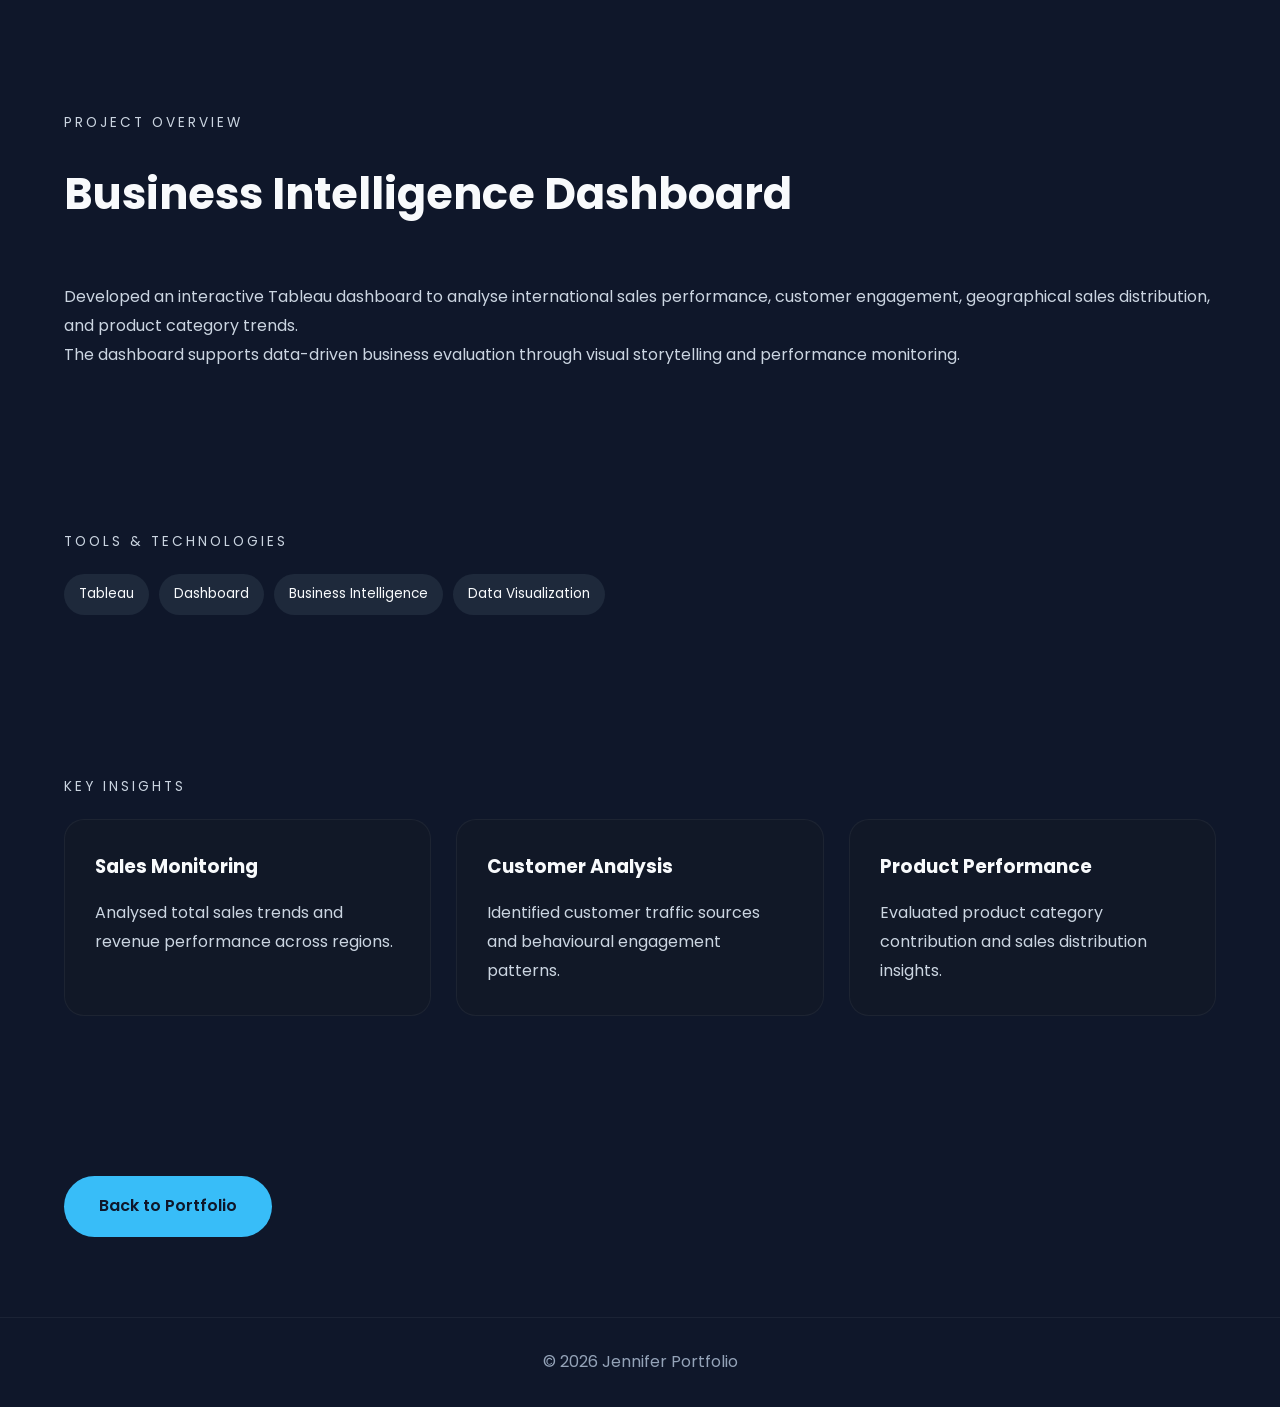
<file: dashboard.html>
<!DOCTYPE html>
<html lang="en">

<head>

    <meta charset="UTF-8">
    <meta name="viewport" content="width=device-width, initial-scale=1.0">

    <title>Chinese Sales Dashboard</title>

    <link rel="stylesheet" href="style.css">

    <link rel="preconnect" href="https://fonts.googleapis.com">

    <link href="https://fonts.googleapis.com/css2?family=Poppins:wght@300;400;500;600;700&display=swap"
        rel="stylesheet">

</head>

<body>

    <header>

        <nav class="navbar">

            <h1 class="logo">
                Jennifer.
            </h1>

            <ul class="nav-links">

                <li><a href="index.html">Home</a></li>

            </ul>

        </nav>

    </header>

    <main>

        <section class="project-hero">

            <div class="project-hero-content">

                <p class="section-label">
                    FEATURED PROJECT
                </p>

                <h2>
                    Chinese Sales Dashboard
                </h2>

                <p class="hero-description">

                    Interactive Tableau dashboard analysing sales performance,
                    customer traffic sources, and product trends.

                </p>

            </div>

        </section>

        <section class="project-detail-section">

            <div class="project-image-large">

                <img src="assets/dashboardproject.png" alt="Dashboard Project">

            </div>

        </section>

        <section class="project-detail-section">

            <p class="section-label">
                PROJECT OVERVIEW
            </p>

            <h2>
                Business Intelligence Dashboard
            </h2>

            <p>

                Developed an interactive Tableau dashboard to analyse
                international sales performance, customer engagement,
                geographical sales distribution, and product category trends.

            </p>

            <p>

                The dashboard supports data-driven business evaluation
                through visual storytelling and performance monitoring.

            </p>

        </section>

        <section class="project-detail-section">

            <p class="section-label">
                TOOLS & TECHNOLOGIES
            </p>

            <div class="project-tags">

                <span>Tableau</span>
                <span>Dashboard</span>
                <span>Business Intelligence</span>
                <span>Data Visualization</span>

            </div>

        </section>

        <section class="project-detail-section">

            <p class="section-label">
                KEY INSIGHTS
            </p>

            <div class="insight-grid">

                <div class="insight-card">

                    <h3>
                        Sales Monitoring
                    </h3>

                    <p>

                        Analysed total sales trends and revenue performance across regions.

                    </p>

                </div>

                <div class="insight-card">

                    <h3>
                        Customer Analysis
                    </h3>

                    <p>

                        Identified customer traffic sources and behavioural engagement patterns.

                    </p>

                </div>

                <div class="insight-card">

                    <h3>
                        Product Performance
                    </h3>

                    <p>

                        Evaluated product category contribution and sales distribution insights.

                    </p>

                </div>

            </div>

        </section>

        <section class="project-detail-section">

            <a href="index.html" class="hero-button">

                Back to Portfolio

            </a>

        </section>

    </main>

    <footer>

        <p>
            © 2026 Jennifer Portfolio
        </p>

    </footer>

</body>

</html>
</file>
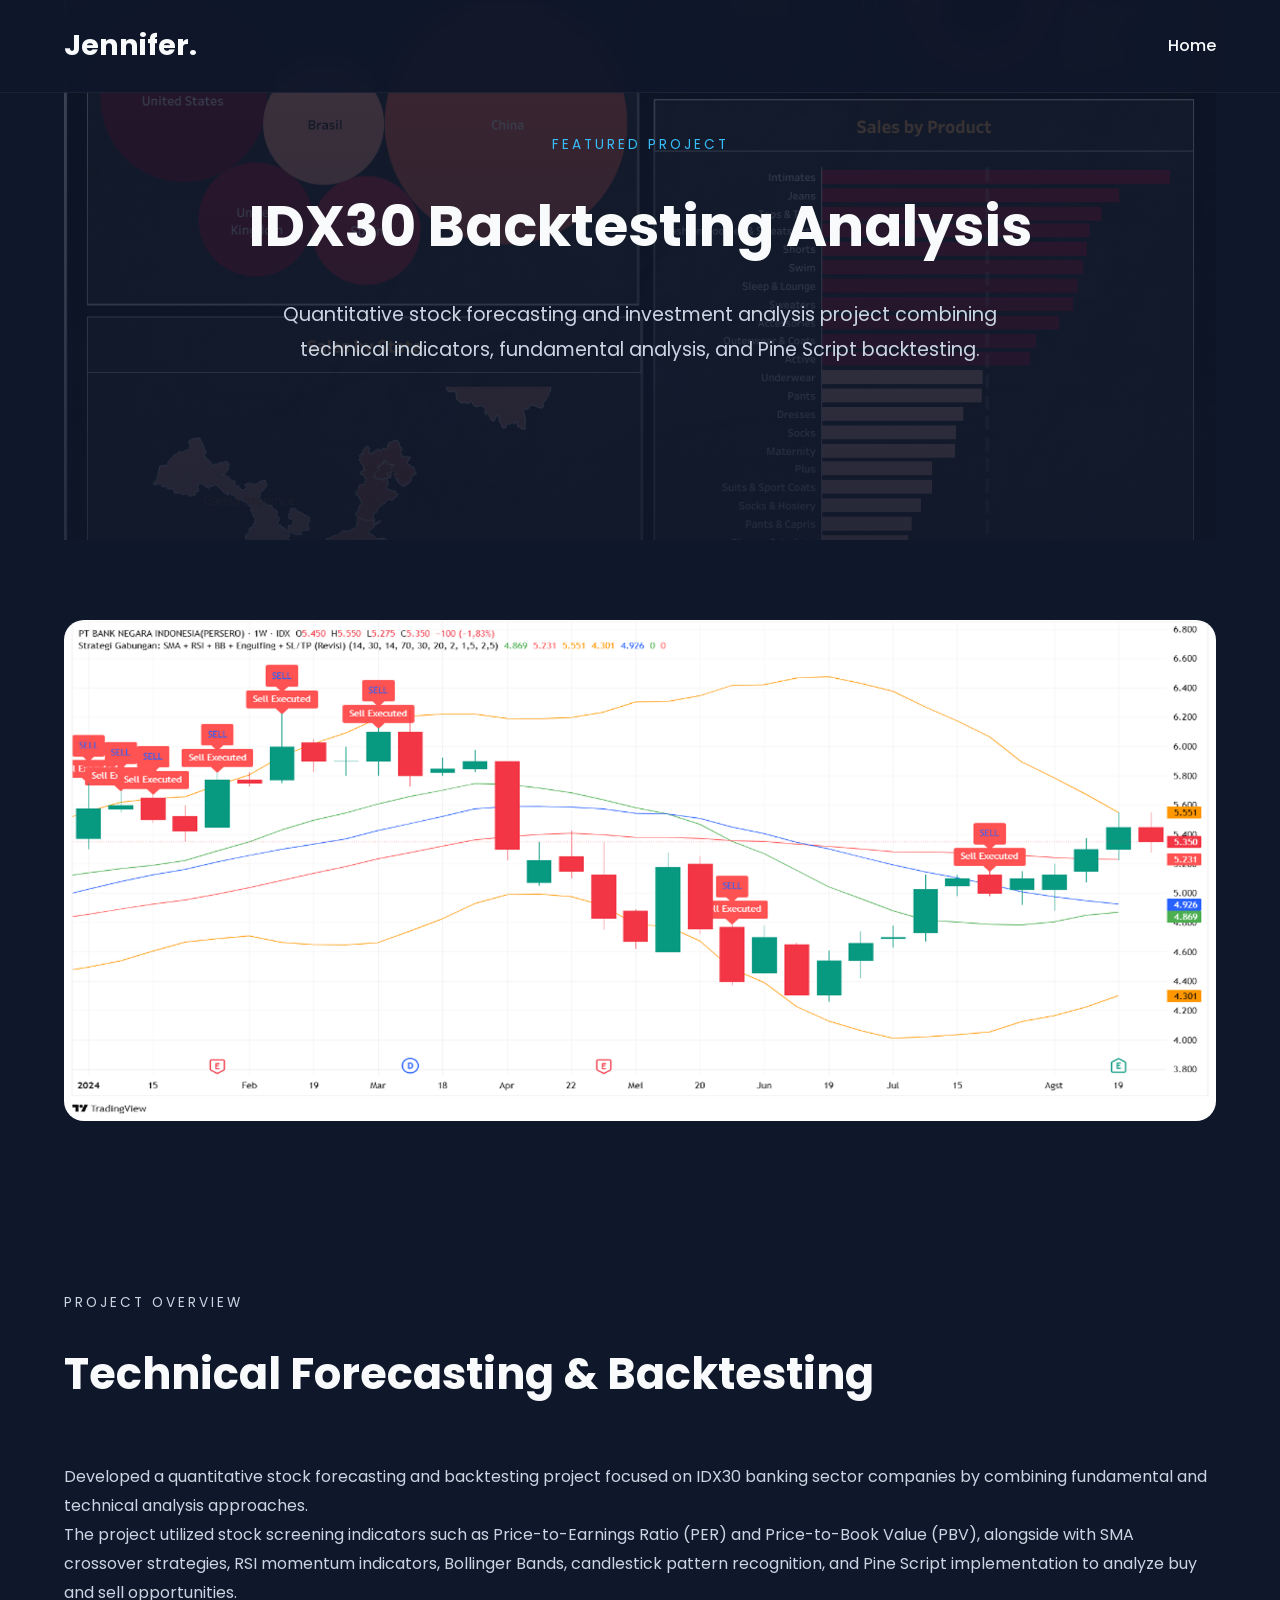
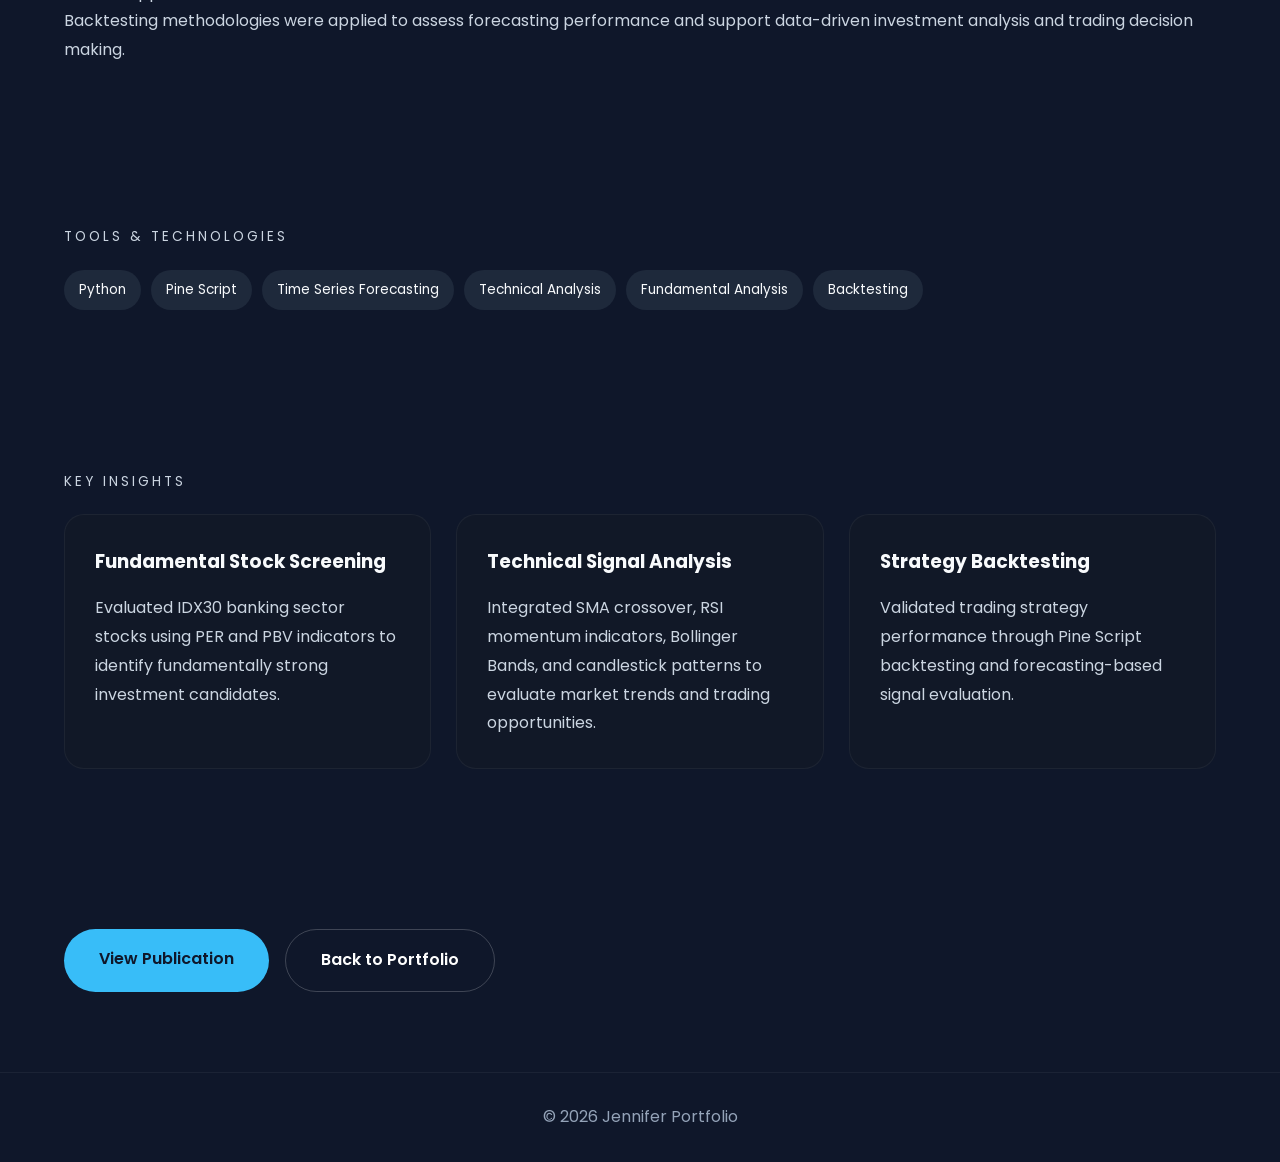
<file: forecasting.html>
<!DOCTYPE html>
<html lang="en">

<head>

    <meta charset="UTF-8">
    <meta name="viewport" content="width=device-width, initial-scale=1.0">

    <title>IDX30 Backtesting Analysis</title>

    <link rel="stylesheet" href="style.css">

    <link rel="preconnect" href="https://fonts.googleapis.com">

    <link href="https://fonts.googleapis.com/css2?family=Poppins:wght@300;400;500;600;700&display=swap"
        rel="stylesheet">

</head>

<body>

    <header>

        <nav class="navbar">

            <h1 class="logo">
                Jennifer.
            </h1>

            <ul class="nav-links">

                <li><a href="index.html">Home</a></li>

            </ul>

        </nav>

    </header>

    <main>

        <!-- HERO -->

        <section class="project-hero">

            <div class="project-hero-content">

                <p class="section-label">
                    FEATURED PROJECT
                </p>

                <h2>
                    IDX30 Backtesting Analysis
                </h2>

                <p class="hero-description">

                    Quantitative stock forecasting and investment analysis project 
                    combining technical indicators, fundamental analysis, and Pine 
                    Script backtesting.

                </p>

            </div>

        </section>

        <!-- PROJECT IMAGE -->

        <section class="project-detail-section">

            <div class="project-image-large">

                <img src="assets/Project1.png" alt="Forecasting Project">

            </div>

        </section>

        <!-- OVERVIEW -->

        <section class="project-detail-section">

            <p class="section-label">
                PROJECT OVERVIEW
            </p>

            <h2>
                Technical Forecasting & Backtesting
            </h2>

            <p>

                Developed a quantitative stock forecasting and backtesting project 
                focused on IDX30 banking sector companies by combining fundamental 
                and technical analysis approaches.

            </p>

            <p>

                The project utilized stock screening indicators such as Price-to-Earnings Ratio (PER) 
                and Price-to-Book Value (PBV), alongside with SMA crossover strategies, RSI momentum indicators, 
                Bollinger Bands, candlestick pattern recognition, and Pine Script 
                implementation to analyze buy and sell opportunities.

            </p>

            <p>

                Backtesting methodologies were applied to assess forecasting performance 
                and support data-driven investment analysis and trading decision making.

            </p>

        </section>

        <!-- TOOLS -->

        <section class="project-detail-section">

            <p class="section-label">
                TOOLS & TECHNOLOGIES
            </p>

            <div class="project-tags">

                <span>Python</span>
                <span>Pine Script</span>
                <span>Time Series Forecasting</span>
                <span>Technical Analysis</span>
                <span>Fundamental Analysis</span>
                <span>Backtesting</span>

            </div>

        </section>

        <!-- INSIGHTS -->

        <section class="project-detail-section">

            <p class="section-label">
                KEY INSIGHTS
            </p>

            <div class="insight-grid">

                <div class="insight-card">

                    <h3>
                        Fundamental Stock Screening
                    </h3>

                    <p>

                        Evaluated IDX30 banking sector stocks using PER and PBV 
                        indicators to identify fundamentally strong investment candidates.

                    </p>

                </div>

                <div class="insight-card">

                    <h3>
                        Technical Signal Analysis
                    </h3>

                    <p>

                        Integrated SMA crossover, RSI momentum indicators, 
                        Bollinger Bands, and candlestick patterns to evaluate 
                        market trends and trading opportunities.

                    </p>

                </div>

                <div class="insight-card">

                    <h3>
                        Strategy Backtesting
                    </h3>

                    <p>

                        Validated trading strategy performance through 
                        Pine Script backtesting and forecasting-based signal evaluation.

                    </p>

                </div>

            </div>

        </section>

        <!-- BUTTONS -->

        <section class="project-detail-section">

            <div class="project-buttons">

                <a href="https://dspace.uii.ac.id/handle/123456789/56002"
                    target="_blank"
                    class="hero-button">

                    View Publication

                </a>

                <a href="index.html"
                    class="hero-button secondary-button">

                    Back to Portfolio

                </a>

            </div>

        </section>

    </main>

    <footer>

        <p>
            © 2026 Jennifer Portfolio
        </p>

    </footer>

</body>

</html>
</file>
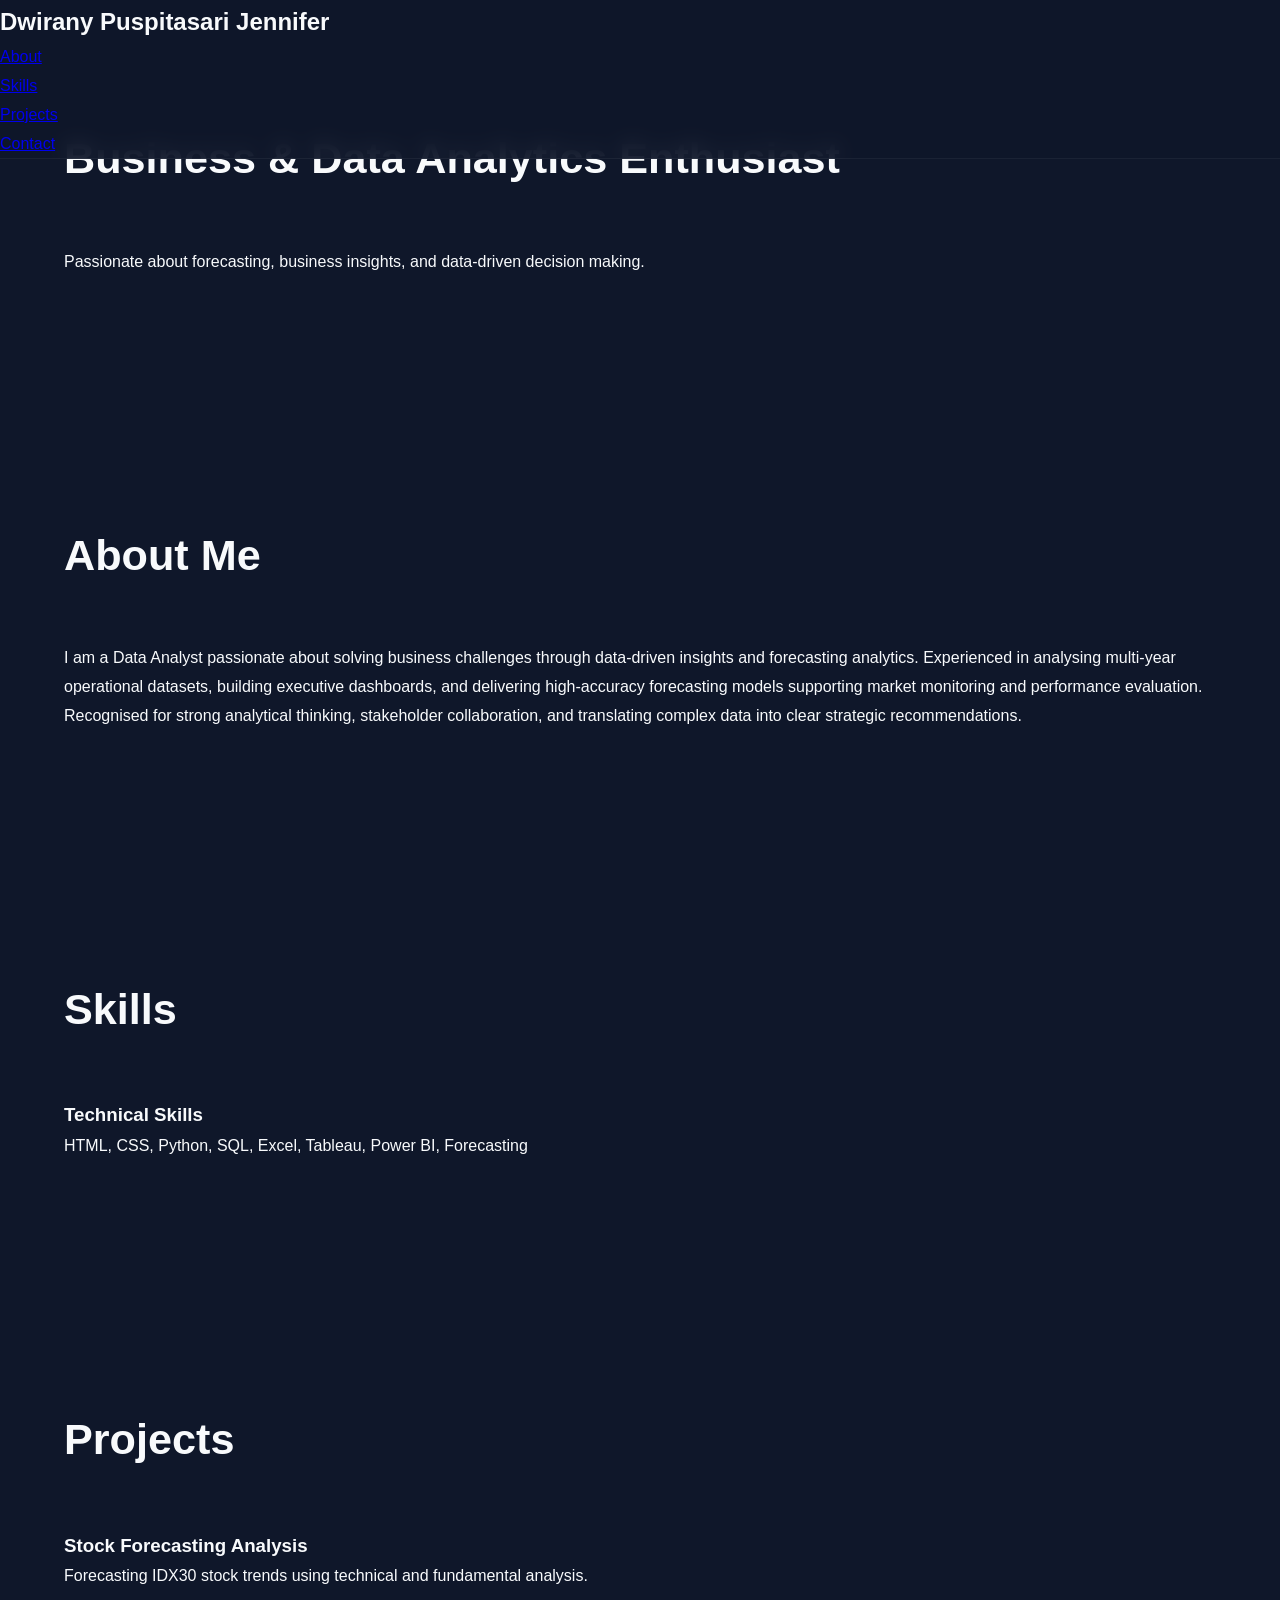
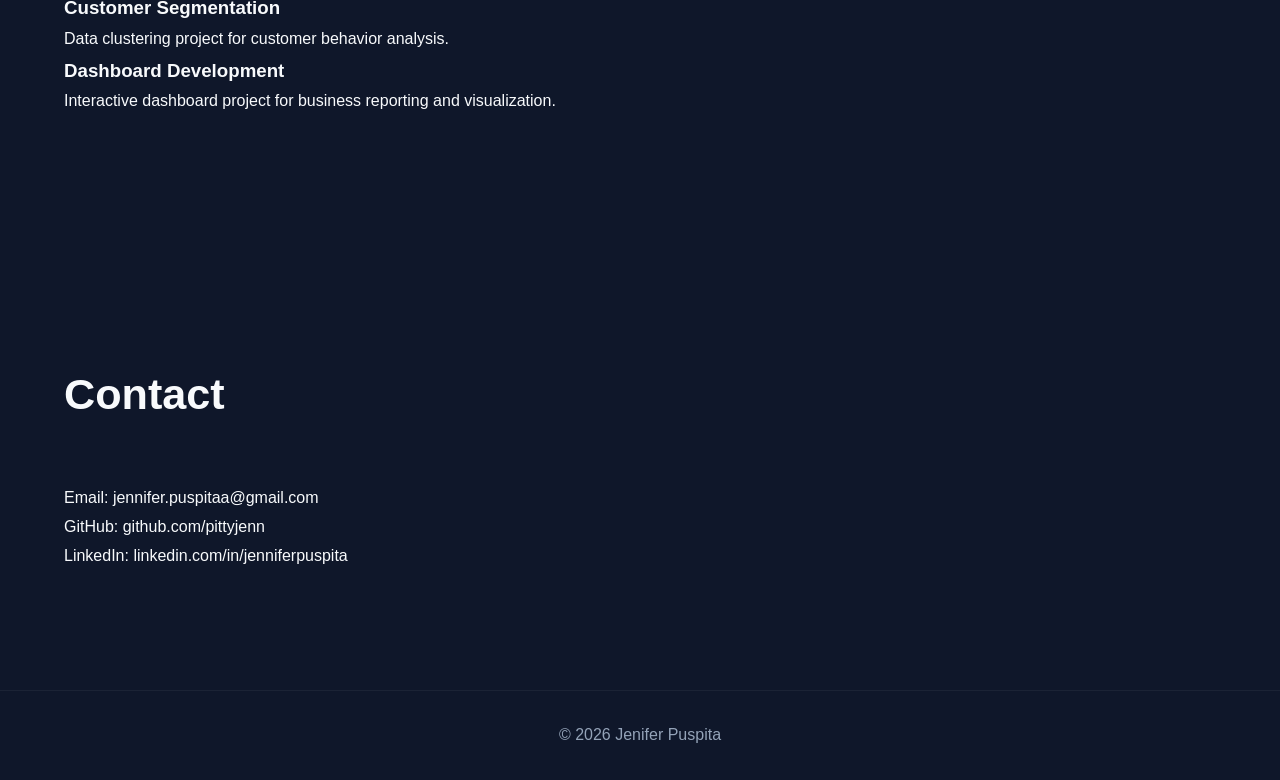
<file: index_old.html>
<!DOCTYPE html>
<html lang="en">
<head>
    <meta charset="UTF-8">
    <meta name="viewport" content="width=device-width, initial-scale=1.0">
    <title>Jenifer Portfolio</title>
    <link rel="stylesheet" href="style.css">
</head>

<body>

    <header>
        <nav>
            <h1>Dwirany Puspitasari Jennifer</h1>

            <ul>
                <li><a href="#about">About</a></li>
                <li><a href="#skills">Skills</a></li>
                <li><a href="#projects">Projects</a></li>
                <li><a href="#contact">Contact</a></li>
            </ul>
        </nav>
    </header>

    <main>

        <section id="hero">
            <h2>Business & Data Analytics Enthusiast</h2>

            <p>
                Passionate about forecasting, business insights,
                and data-driven decision making.
            </p>
        </section>

        <section id="about">
            <h2>About Me</h2>

            <p>
                I am a Data Analyst passionate about solving business challenges through data-driven insights 
                and forecasting analytics. Experienced in analysing multi-year operational datasets, 
                building executive dashboards, and delivering high-accuracy forecasting models supporting 
                market monitoring and performance evaluation. Recognised for strong analytical thinking, 
                stakeholder collaboration, and translating complex data into clear strategic recommendations.
            </p>
        </section>

        <section id="skills">
            <h2>Skills</h2>

            <article>
                <h3>Technical Skills</h3>

                <p>
                    HTML, CSS, Python, SQL, Excel, Tableau,
                    Power BI, Forecasting
                </p>
            </article>
        </section>

        <section id="projects">
            <h2>Projects</h2>

            <article>
                <h3>Stock Forecasting Analysis</h3>

                <p>
                    Forecasting IDX30 stock trends using
                    technical and fundamental analysis.
                </p>
            </article>

            <article>
                <h3>Customer Segmentation</h3>

                <p>
                    Data clustering project for customer behavior analysis.
                </p>
            </article>

            <article>
                <h3>Dashboard Development</h3>

                <p>
                    Interactive dashboard project for business reporting
                    and visualization.
                </p>
            </article>
        </section>

        <section id="contact">
            <h2>Contact</h2>

            <p>Email: jennifer.puspitaa@gmail.com</p>
            <p>GitHub: github.com/pittyjenn</p>
            <p>LinkedIn: linkedin.com/in/jenniferpuspita</p>
        </section>

    </main>

    <footer>
        <p>© 2026 Jenifer Puspita</p>
    </footer>

</body>
</html>
</file>
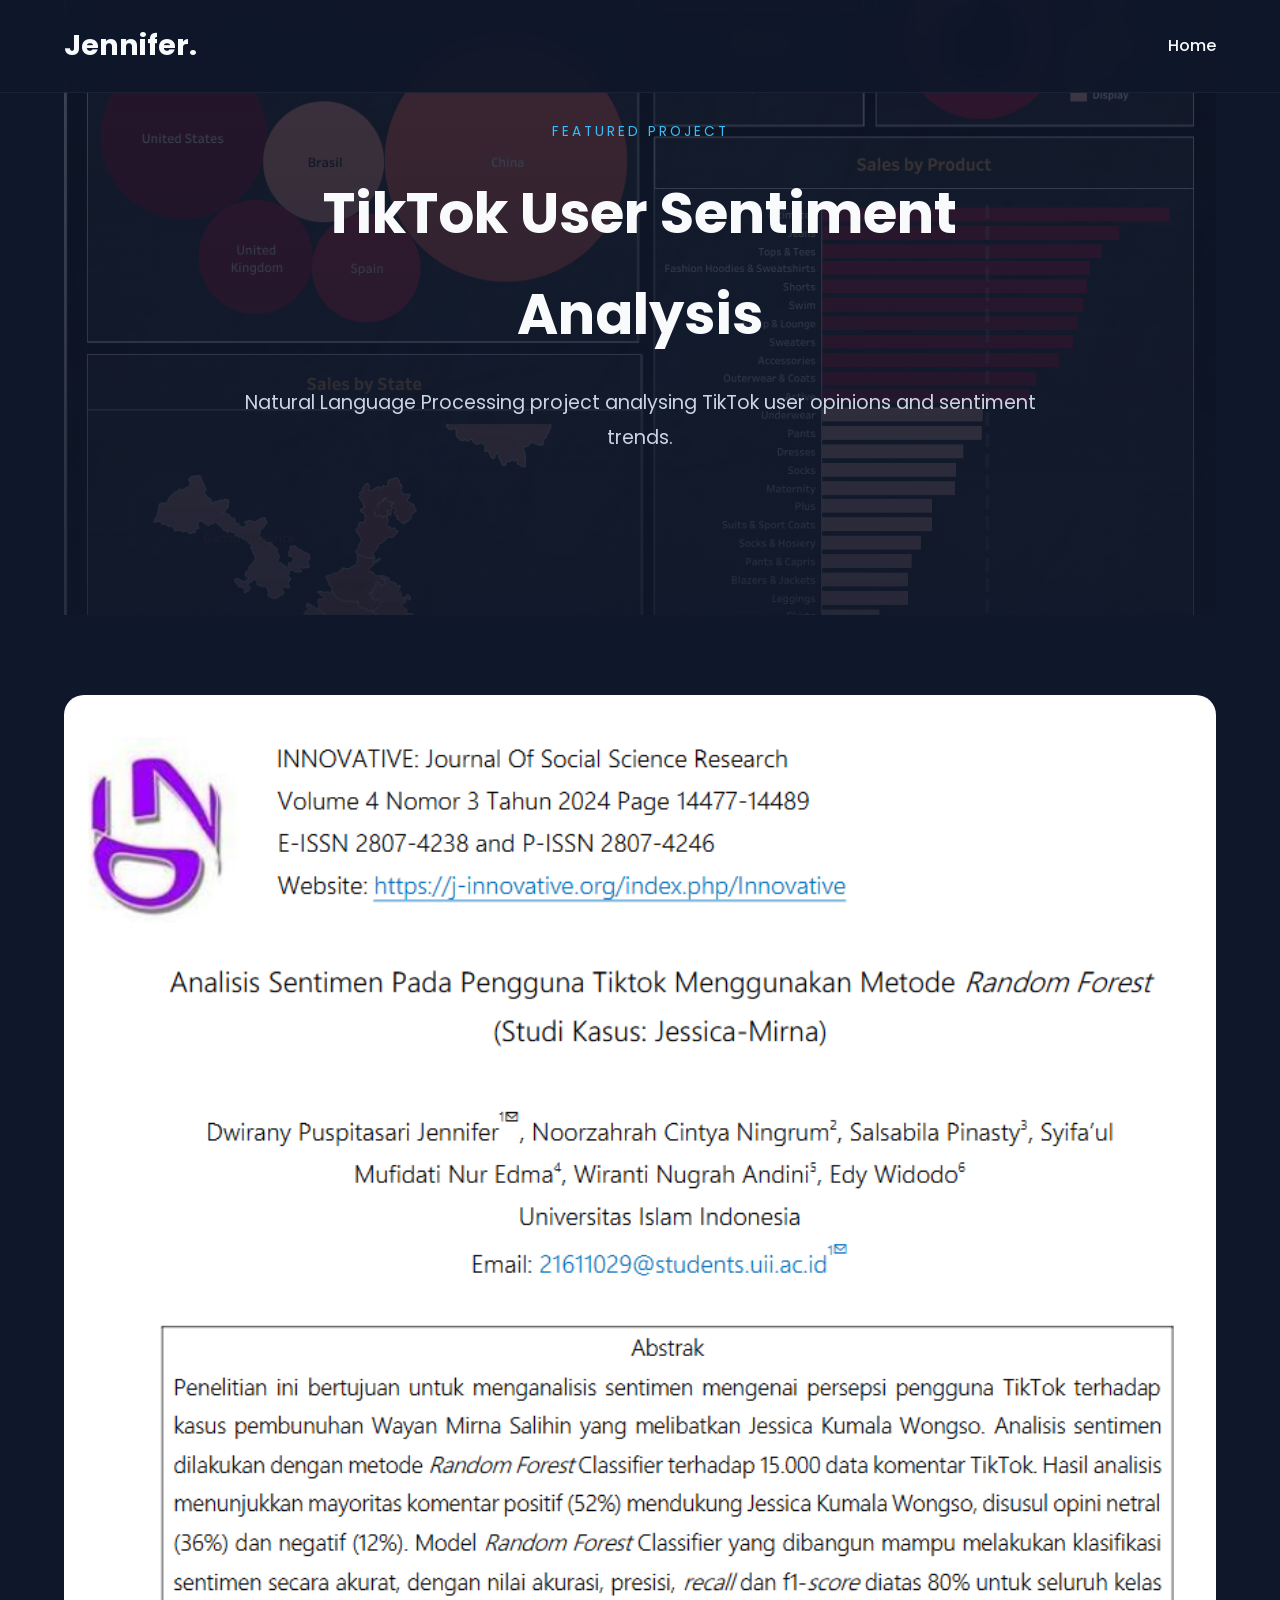
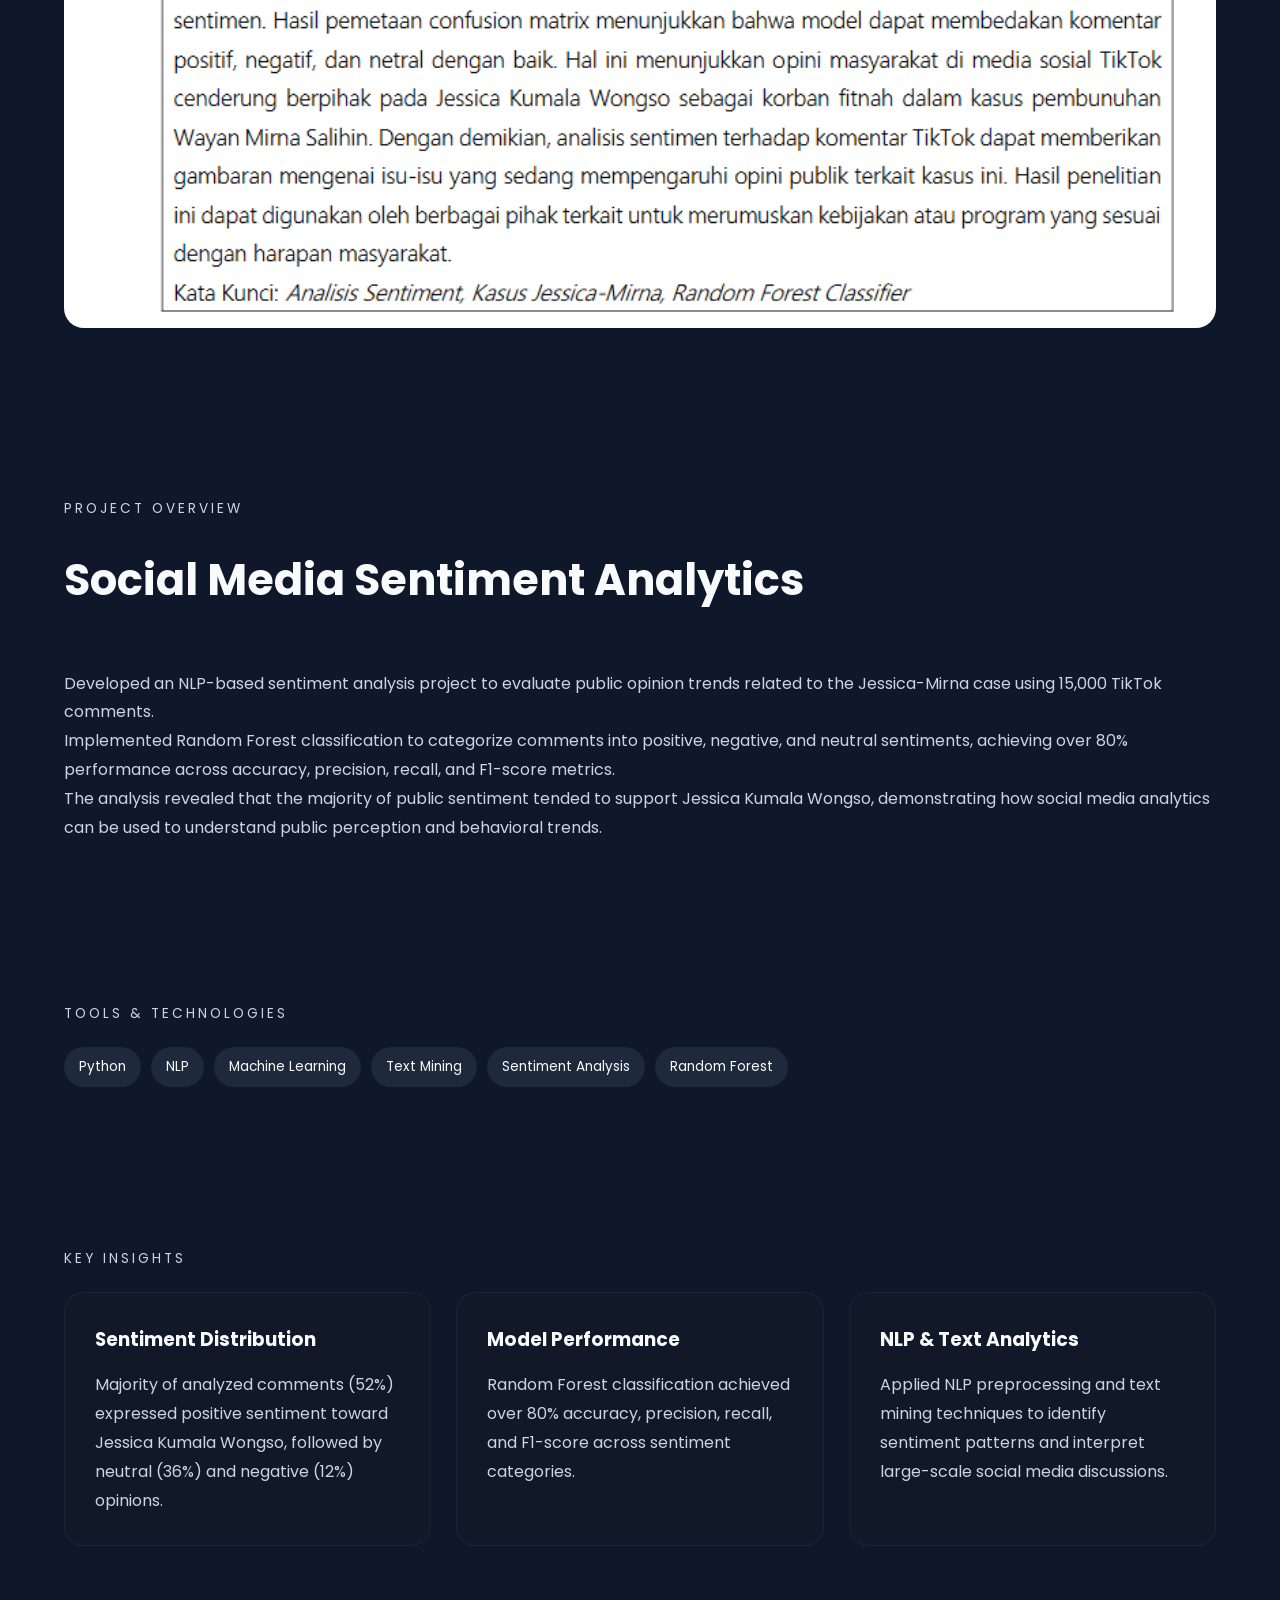
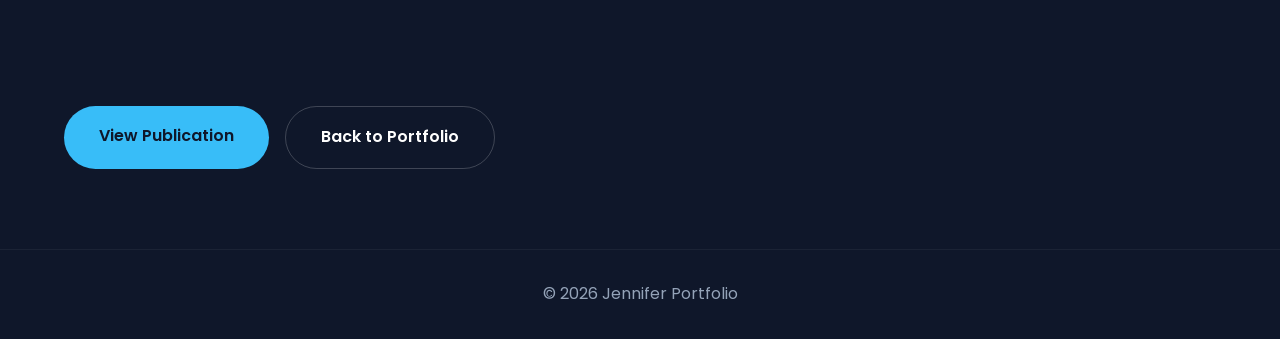
<file: sentiment.html>
<!DOCTYPE html>
<html lang="en">

<head>

    <meta charset="UTF-8">
    <meta name="viewport" content="width=device-width, initial-scale=1.0">

    <title>TikTok User Sentiment Analysis</title>

    <link rel="stylesheet" href="style.css">

    <link rel="preconnect" href="https://fonts.googleapis.com">

    <link href="https://fonts.googleapis.com/css2?family=Poppins:wght@300;400;500;600;700&display=swap"
        rel="stylesheet">

</head>

<body>

    <header>

        <nav class="navbar">

            <h1 class="logo">
                Jennifer.
            </h1>

            <ul class="nav-links">

                <li><a href="index.html">Home</a></li>

            </ul>

        </nav>

    </header>

    <main>

        <section class="project-hero">

            <div class="project-hero-content">

                <p class="section-label">
                    FEATURED PROJECT
                </p>

                <h2>
                    TikTok User Sentiment Analysis
                </h2>

                <p class="hero-description">

                    Natural Language Processing project analysing
                    TikTok user opinions and sentiment trends.

                </p>

            </div>

        </section>

        <section class="project-detail-section">

            <div class="project-image-large">

                <img src="assets/sentimen.png" alt="Sentiment Analysis Project">

            </div>

        </section>

        <section class="project-detail-section">

            <p class="section-label">
                PROJECT OVERVIEW
            </p>

            <h2>
                Social Media Sentiment Analytics
            </h2>

            <p>

                Developed an NLP-based sentiment analysis project 
                to evaluate public opinion trends related to the 
                Jessica-Mirna case using 15,000 TikTok comments.

            </p>

            <p>

                Implemented Random Forest classification to categorize 
                comments into positive, negative, and neutral sentiments, 
                achieving over 80% performance across accuracy, precision, 
                recall, and F1-score metrics.

            </p>

            <p>

                The analysis revealed that the majority of public sentiment 
                tended to support Jessica Kumala Wongso, demonstrating how 
                social media analytics can be used to understand public perception 
                and behavioral trends.

            </p>

        </section>

        <section class="project-detail-section">

            <p class="section-label">   
                TOOLS & TECHNOLOGIES
            </p>

            <div class="project-tags">

                <span>Python</span>
                <span>NLP</span>
                <span>Machine Learning</span>
                <span>Text Mining</span>
                <span>Sentiment Analysis</span>
                <span>Random Forest</span>

            </div>

        </section>

        <section class="project-detail-section">

            <p class="section-label">
                KEY INSIGHTS
            </p>

            <div class="insight-grid">

                <div class="insight-card">

                    <h3>
                        Sentiment Distribution
                    </h3>

                    <p>

                        Majority of analyzed comments (52%) expressed positive sentiment 
                        toward Jessica Kumala Wongso, followed by neutral (36%) and 
                        negative (12%) opinions.

                    </p>

                </div>

                <div class="insight-card">

                    <h3>
                        Model Performance
                    </h3>

                    <p>

                        Random Forest classification achieved over 80% accuracy, 
                        precision, recall, and F1-score across sentiment categories.

                    </p>

                </div>

                <div class="insight-card">

                    <h3>
                        NLP & Text Analytics
                    </h3>

                    <p>

                        Applied NLP preprocessing and text mining techniques to 
                        identify sentiment patterns and interpret large-scale 
                        social media discussions.

                    </p>

                </div>

            </div>

        </section>

        <section class="project-detail-section">

            <div class="project-buttons">

    <a href="https://j-innovative.org/index.php/Innovative/article/view/12240/8288"
        target="_blank"
        class="hero-button">

        View Publication

    </a>

    <a href="index.html"
        class="hero-button secondary-button">

        Back to Portfolio

    </a>

</div>
  </section>

    </main>

    <footer>

        <p>
            © 2026 Jennifer Portfolio
        </p>

    </footer>

</body>

</html>
</file>
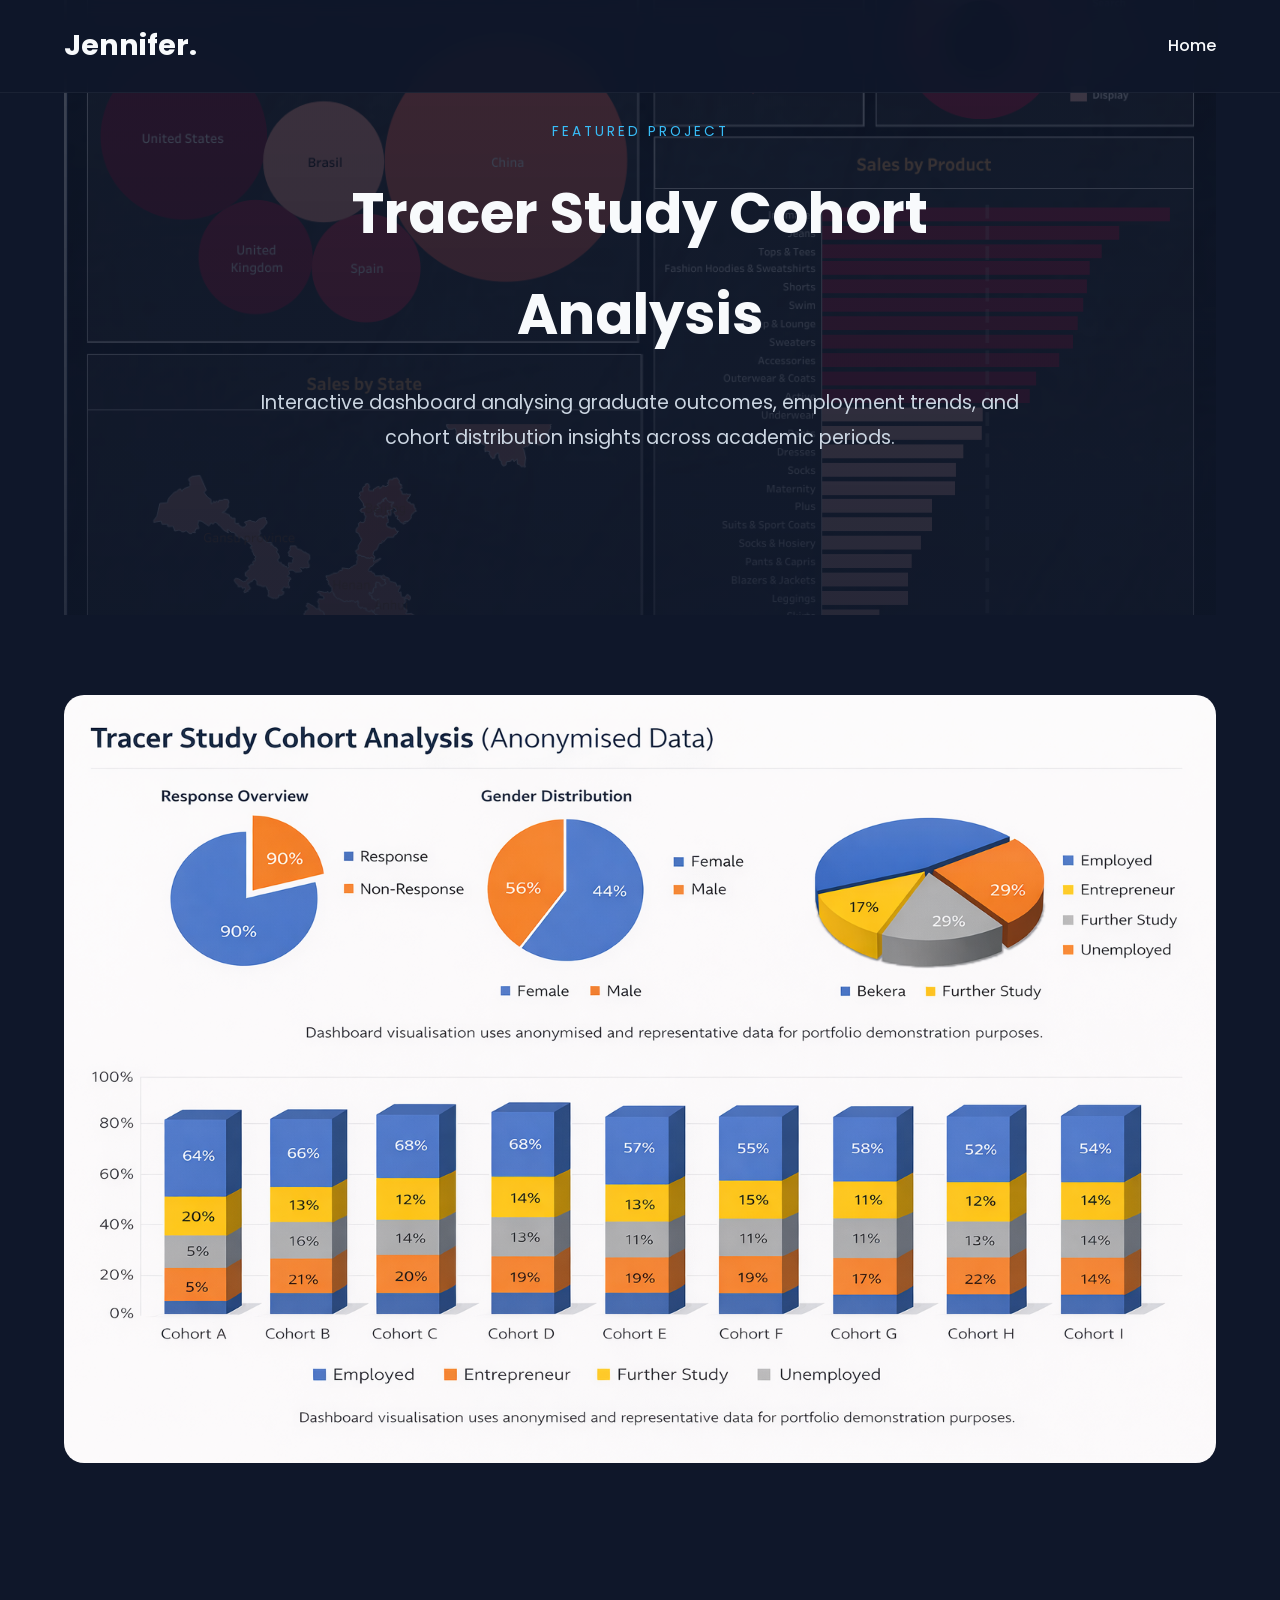
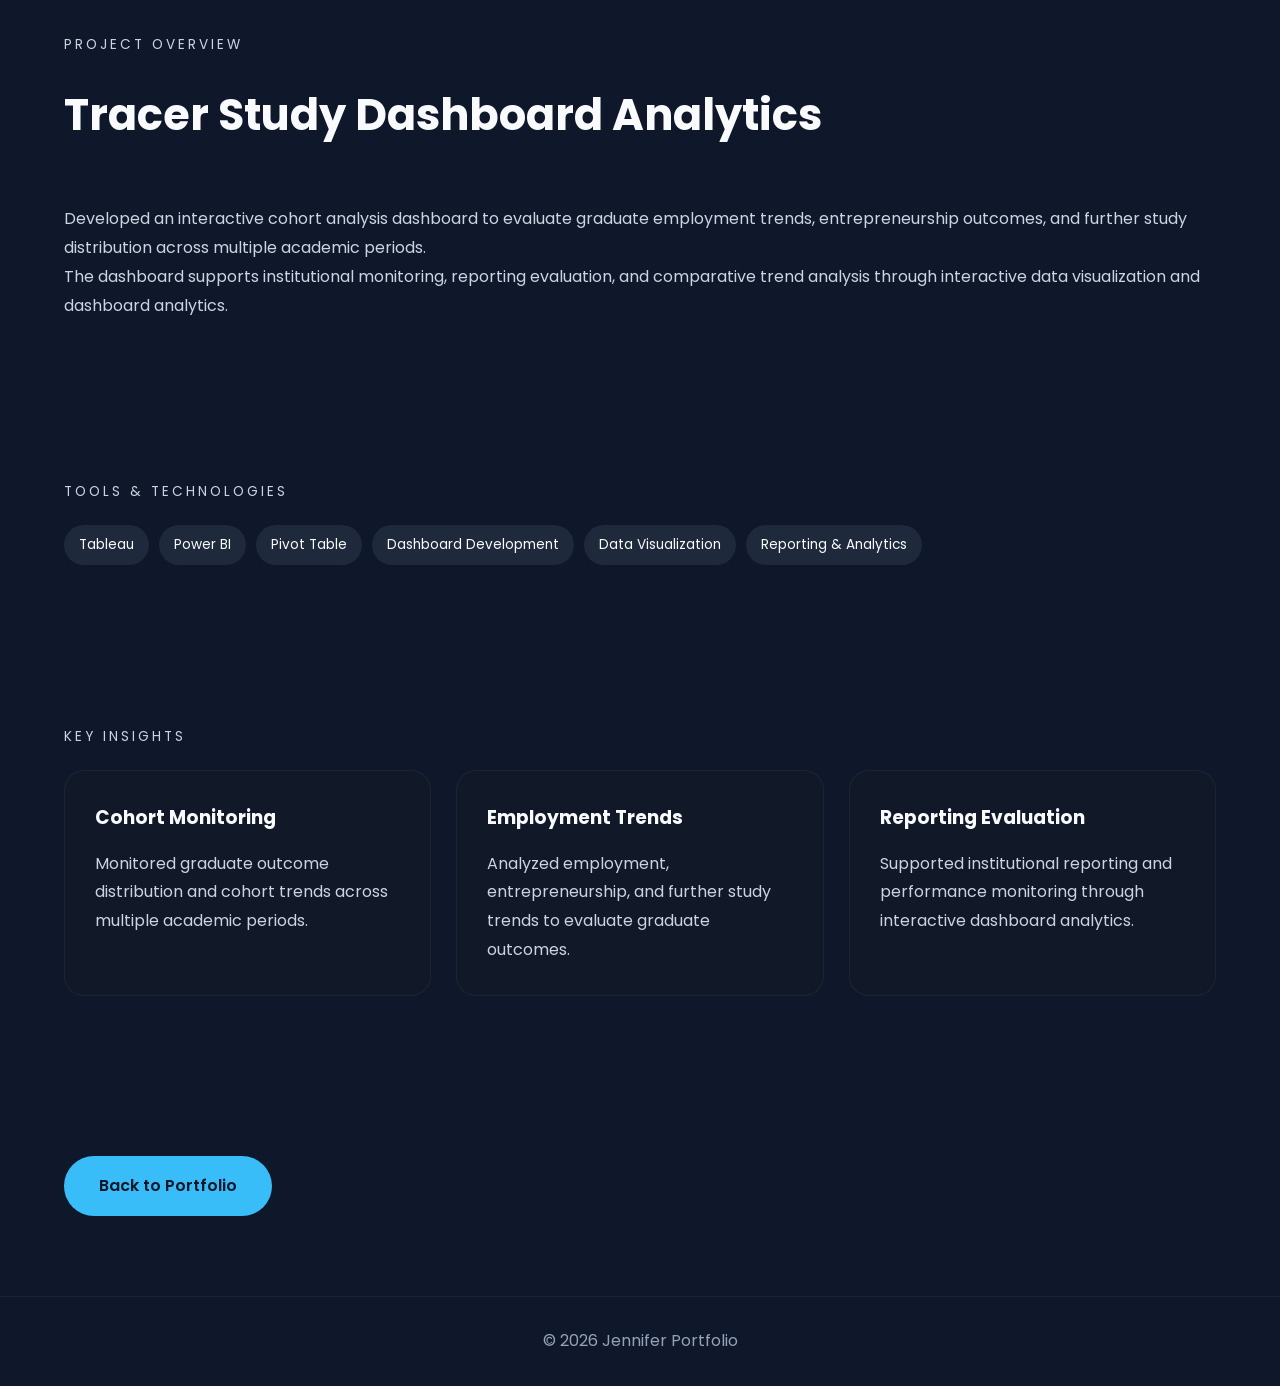
<file: tracer.html>
<!DOCTYPE html>
<html lang="en">

<head>

    <meta charset="UTF-8">
    <meta name="viewport" content="width=device-width, initial-scale=1.0">

    <title>Tracer Study Cohort Analysis</title>

    <link rel="stylesheet" href="style.css">

    <link rel="preconnect" href="https://fonts.googleapis.com">

    <link href="https://fonts.googleapis.com/css2?family=Poppins:wght@300;400;500;600;700&display=swap"
        rel="stylesheet">

</head>

<body>

    <header>

        <nav class="navbar">

            <h1 class="logo">
                Jennifer.
            </h1>

            <ul class="nav-links">

                <li><a href="index.html">Home</a></li>

            </ul>

        </nav>

    </header>

    <main>

        <section class="project-hero">

            <div class="project-hero-content">

                <p class="section-label">
                    FEATURED PROJECT
                </p>

                <h2>
                    Tracer Study Cohort Analysis
                </h2>

                <p class="hero-description">

                    Interactive dashboard analysing graduate outcomes, 
                    employment trends, and cohort distribution 
                    insights across academic periods.

                </p>

            </div>

        </section>

        <section class="project-detail-section">

            <div class="project-image-large">

                <img src="assets/tracerstudy.png" alt="Tracer Study Dashboard">

            </div>

        </section>

        <section class="project-detail-section">

            <p class="section-label">
                PROJECT OVERVIEW
            </p>

            <h2>
                Tracer Study Dashboard Analytics
            </h2>

            <p>

                Developed an interactive cohort analysis dashboard 
                to evaluate graduate employment trends, entrepreneurship 
                outcomes, and further study distribution across multiple 
                academic periods.

            </p>

            <p>

                The dashboard supports institutional monitoring,
                reporting evaluation, and comparative trend analysis
                through interactive data visualization and dashboard analytics.

            </p>

        </section>

        <section class="project-detail-section">

            <p class="section-label">
                TOOLS & TECHNOLOGIES
            </p>

            <div class="project-tags">

                <span>Tableau</span>
                <span>Power BI</span>
                <span>Pivot Table</span>
                <span>Dashboard Development</span>
                <span>Data Visualization</span>
                <span>Reporting & Analytics</span>

            </div>

        </section>

        <section class="project-detail-section">

            <p class="section-label">
                KEY INSIGHTS
            </p>

            <div class="insight-grid">

                <div class="insight-card">

                    <h3>
                        Cohort Monitoring
                    </h3>

                    <p>

                        Monitored graduate outcome distribution and 
                        cohort trends across multiple academic periods.

                    </p>

                </div>

                <div class="insight-card">

                    <h3>
                        Employment Trends
                    </h3>

                    <p>

                        Analyzed employment, entrepreneurship, and 
                        further study trends to evaluate graduate outcomes.

                    </p>

                </div>

                <div class="insight-card">

                    <h3>
                        Reporting Evaluation
                    </h3>

                    <p>

                        Supported institutional reporting and
                        performance monitoring through interactive dashboard analytics.

                    </p>

                </div>

            </div>

        </section>

        <section class="project-detail-section">

            <a href="index.html" class="hero-button">

                Back to Portfolio

            </a>

        </section>

    </main>

    <footer>

        <p>
            © 2026 Jennifer Portfolio
        </p>

    </footer>

</body>

</html>
</file>
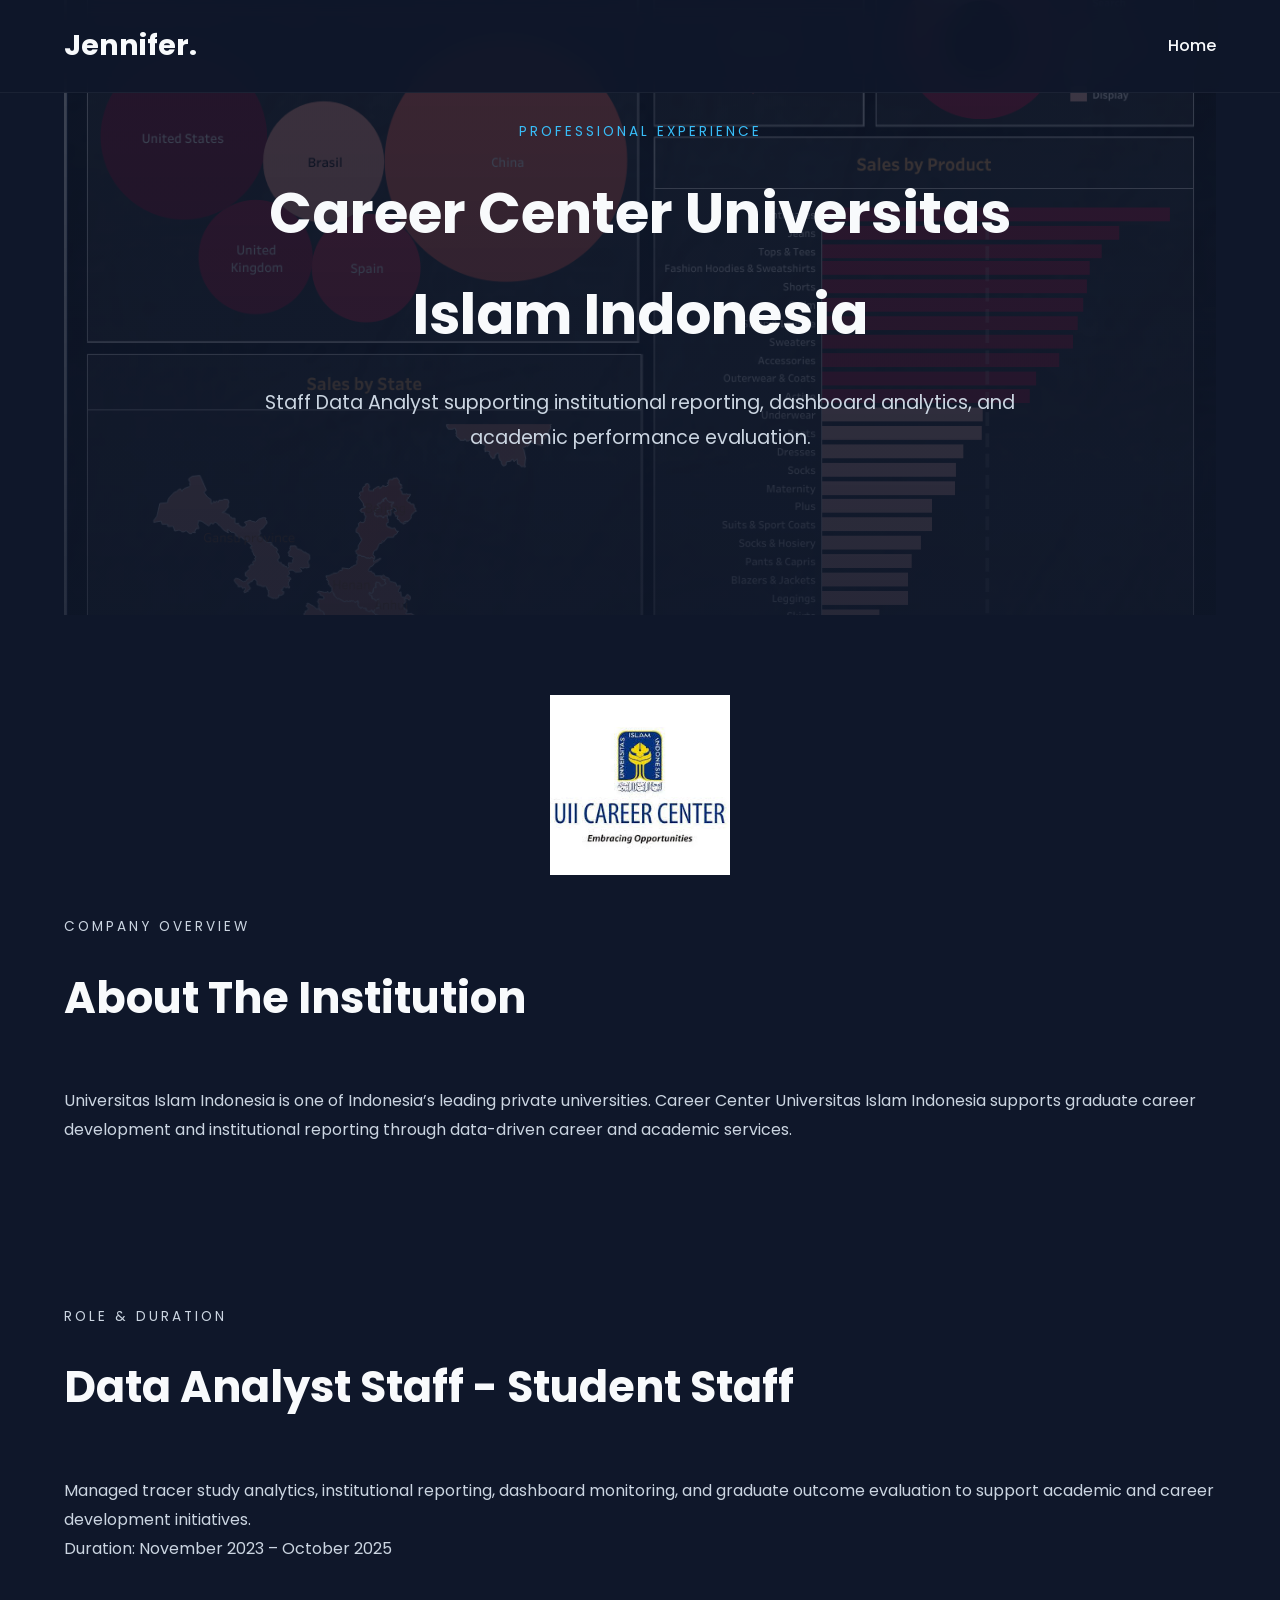
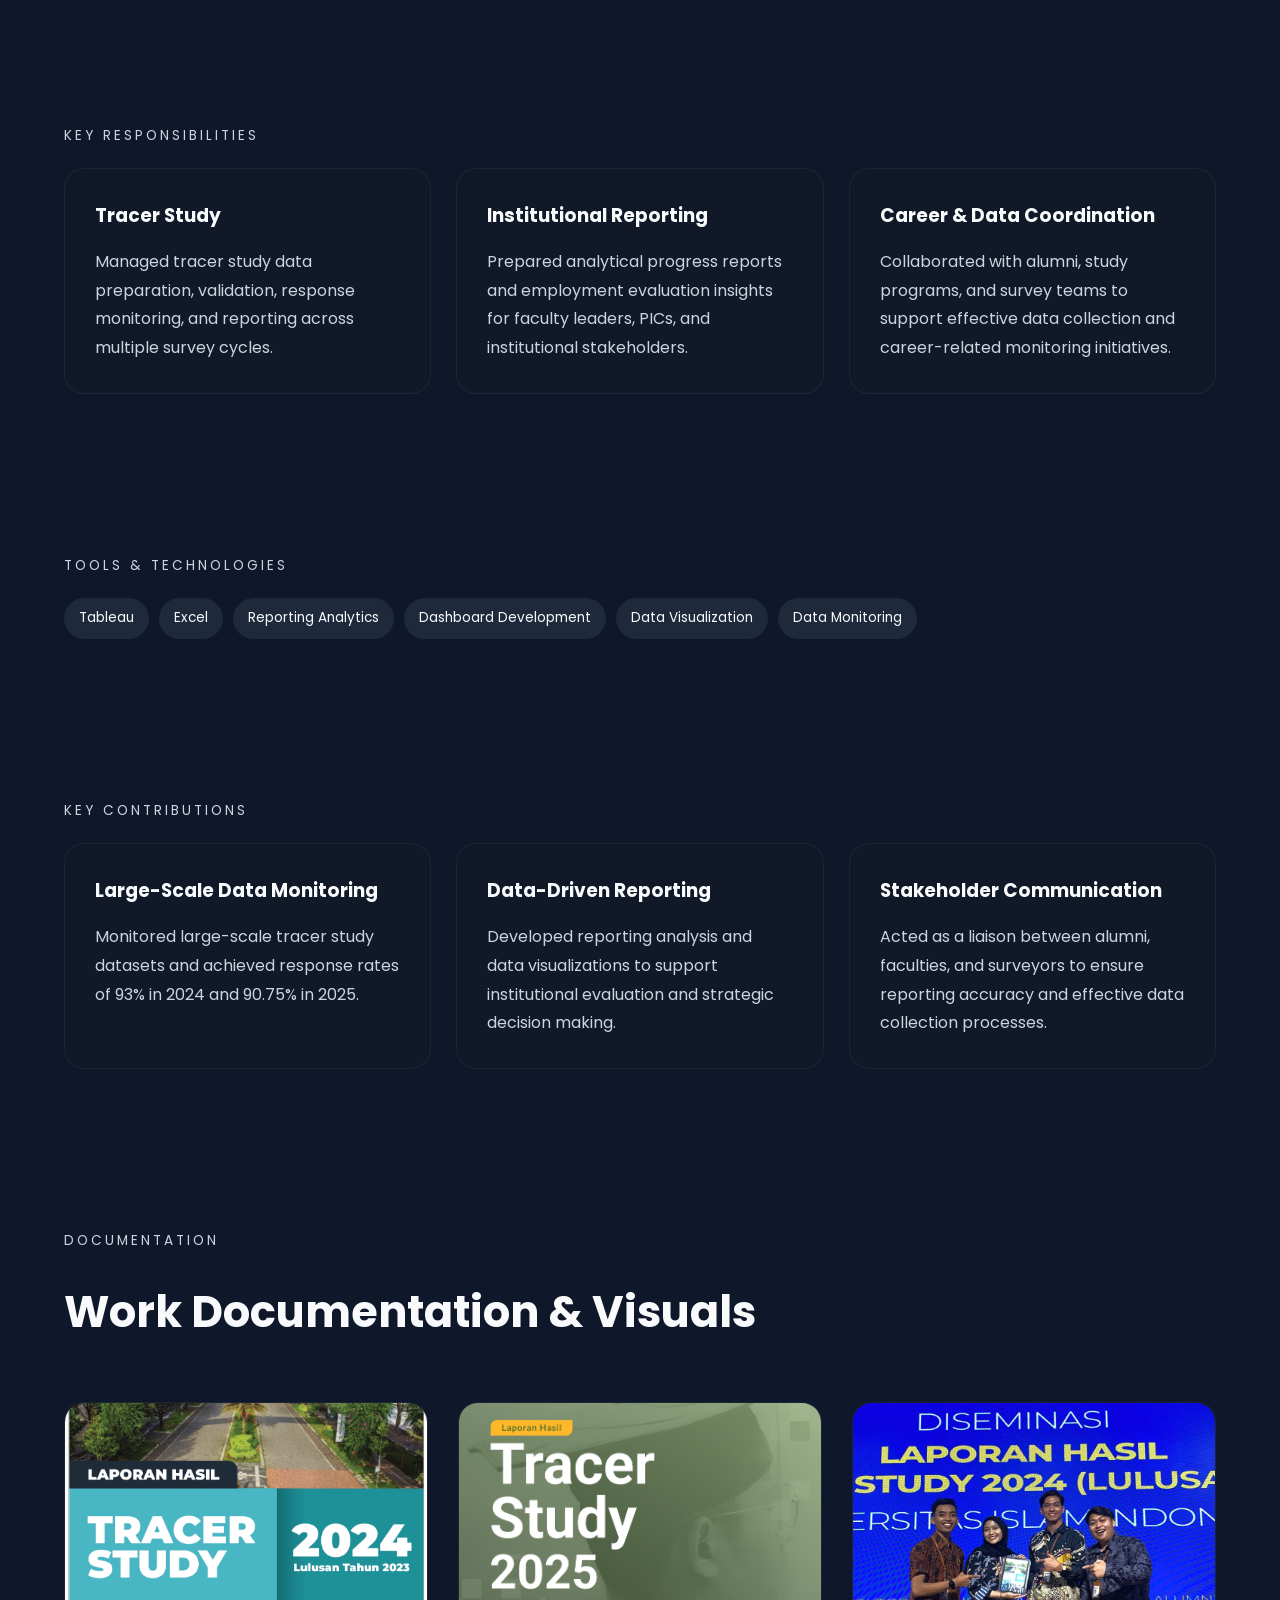
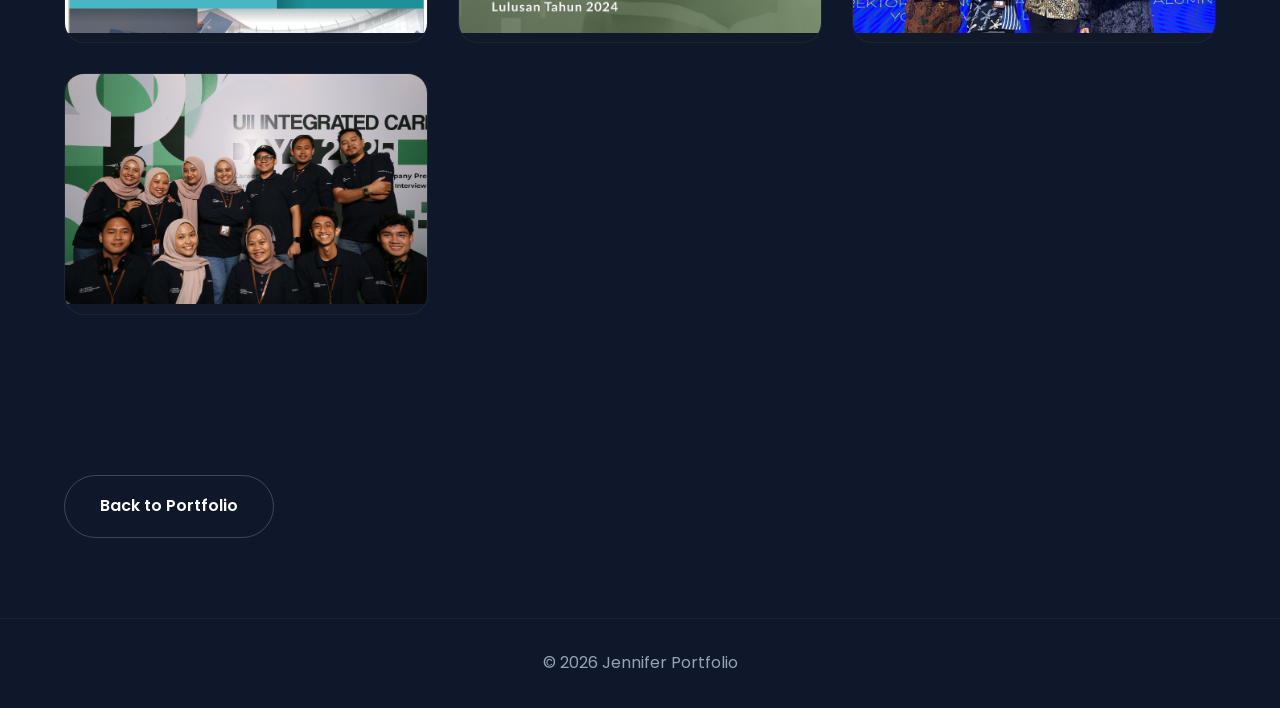
<file: uii.html>
<!DOCTYPE html>
<html lang="en">

<head>

    <meta charset="UTF-8">
    <meta name="viewport" content="width=device-width, initial-scale=1.0">

    <title>Universitas Islam Indonesia Experience</title>

    <link rel="stylesheet" href="style.css">

    <link rel="preconnect" href="https://fonts.googleapis.com">

    <link href="https://fonts.googleapis.com/css2?family=Poppins:wght@300;400;500;600;700&display=swap"
        rel="stylesheet">

</head>

<body>

    <header>

        <nav class="navbar">

            <h1 class="logo">
                Jennifer.
            </h1>

            <ul class="nav-links">

                <li><a href="index.html">Home</a></li>

            </ul>

        </nav>

    </header>

    <main>

        <!-- HERO -->

        <section class="project-hero">

            <div class="project-hero-content">

                <p class="section-label">
                    PROFESSIONAL EXPERIENCE
                </p>

                <h2>
                    Career Center Universitas Islam Indonesia
                </h2>

                <p class="hero-description">

                    Staff Data Analyst supporting institutional reporting,
                    dashboard analytics, and academic performance evaluation.

                </p>

            </div>

        </section>

        <!-- COMPANY OVERVIEW -->

        <section class="project-detail-section">

            <div class="company-logo">

                <img src="assets/logouii.png" alt="Universitas Islam Indonesia">

            </div>

        </section>

        <section class="project-detail-section">

            <p class="section-label">
                COMPANY OVERVIEW
            </p>

            <h2>
                About The Institution
            </h2>

            <p>

                Universitas Islam Indonesia is one of Indonesia’s
                leading private universities. Career Center Universitas 
                Islam Indonesia supports graduate career development and 
                institutional reporting through data-driven career and academic services.

            </p>

        </section>

        <!-- ROLE -->

        <section class="project-detail-section">

            <p class="section-label">
                ROLE & DURATION
            </p>

            <h2>
                Data Analyst Staff - Student Staff
            </h2>

            <p>

                Managed tracer study analytics, institutional reporting, 
                dashboard monitoring, and graduate outcome evaluation to 
                support academic and career development initiatives.

            </p>

            <p>

                Duration:
                November 2023 – October 2025

            </p>

        </section>

        <!-- RESPONSIBILITIES -->

        <section class="project-detail-section">

            <p class="section-label">
                KEY RESPONSIBILITIES
            </p>

            <div class="insight-grid">

                <div class="insight-card">

                    <h3>
                        Tracer Study
                    </h3>

                    <p>

                        Managed tracer study data preparation, 
                        validation, response monitoring, and 
                        reporting across multiple survey cycles.

                    </p>

                </div>

                <div class="insight-card">

                    <h3>
                        Institutional Reporting
                    </h3>

                    <p>

                        Prepared analytical progress reports 
                        and employment evaluation insights for 
                        faculty leaders, PICs, and institutional stakeholders.

                    </p>

                </div>

                <div class="insight-card">

                    <h3>
                        Career & Data Coordination
                    </h3>

                    <p>

                        Collaborated with alumni, study programs, 
                        and survey teams to support effective data 
                        collection and career-related monitoring initiatives.

                    </p>

                </div>

            </div>

        </section>

        <!-- TOOLS -->

        <section class="project-detail-section">

            <p class="section-label">
                TOOLS & TECHNOLOGIES
            </p>

            <div class="project-tags">

                <span>Tableau</span>
                <span>Excel</span>
                <span>Reporting Analytics</span>
                <span>Dashboard Development</span>
                <span>Data Visualization</span>
                <span>Data Monitoring</span>

            </div>

        </section>

        <!-- ACHIEVEMENTS -->

        <section class="project-detail-section">

            <p class="section-label">
                KEY CONTRIBUTIONS
            </p>

            <div class="insight-grid">

                <div class="insight-card">

                    <h3>
                        Large-Scale Data Monitoring
                    </h3>

                    <p>

                        Monitored large-scale tracer study 
                        datasets and achieved response rates 
                        of 93% in 2024 and 90.75% in 2025.

                    </p>

                </div>

                <div class="insight-card">

                    <h3>
                        Data-Driven Reporting
                    </h3>

                    <p>

                        Developed reporting analysis and 
                        data visualizations to support institutional 
                        evaluation and strategic decision making.

                    </p>

                </div>

                <div class="insight-card">

                    <h3>
                        Stakeholder Communication
                    </h3>

                    <p>

                        Acted as a liaison between alumni, 
                        faculties, and surveyors to ensure 
                        reporting accuracy and effective data 
                        collection processes.

                    </p>

                </div>

            </div>

        </section>

        <!-- DOCUMENTATION -->

        <section class="project-detail-section">

            <p class="section-label">
                DOCUMENTATION
            </p>

            <h2>
                Work Documentation & Visuals
            </h2>

            <div class="projects-grid">

                <div class="project-card">

                    <img src="assets/uii1.png" alt="UII Documentation 1">

                </div>

                <div class="project-card">

                    <img src="assets/uii2.png" alt="UII Documentation 2">

                </div>

                <div class="project-card">

                    <img src="assets/uii3.png" alt="UII Documentation 3">

                </div>

                <div class="project-card">

                    <img src="assets/uii4.png" alt="UII Documentation 4">

                </div>

            </div>

        </section>

        <!-- BUTTON -->

        <section class="project-detail-section">

            <div class="project-buttons">

                <a href="index.html"
                    class="hero-button secondary-button">

                    Back to Portfolio

                </a>

            </div>

        </section>

    </main>

    <footer>

        <p>
            © 2026 Jennifer Portfolio
        </p>

    </footer>

</body>

</html>
</file>
<file: style.css>
* {
    margin: 0;
    padding: 0;
    box-sizing: border-box;
}

html {
    scroll-behavior: smooth;
}

body {
    font-family: 'Poppins', sans-serif;
    background-color: #0f172a;
    color: #f8fafc;
    line-height: 1.8;
}

/* NAVBAR */

header {
    position: fixed;
    width: 100%;
    top: 0;
    z-index: 1000;

    background: rgba(15, 23, 42, 0.9);

    backdrop-filter: blur(10px);

    border-bottom: 1px solid rgba(255,255,255,0.05);
}

.navbar {
    width: 90%;
    margin: auto;

    display: flex;
    justify-content: space-between;
    align-items: center;

    padding: 20px 0;
}

.logo {
    font-size: 1.8rem;
    font-weight: 700;
}

.nav-links {
    display: flex;
    gap: 30px;
    list-style: none;
}

.nav-links a {
    text-decoration: none;
    color: #f8fafc;
    font-weight: 500;
    transition: 0.3s;
}

.nav-links a:hover {
    color: #38bdf8;
}

/* HERO */

.hero-section {
    min-height: 100vh;

    background:
        linear-gradient(rgba(15,23,42,0.75),
        rgba(15,23,42,0.85)),
        url("assets/dashboardproject.png");

    background-size: cover;
    background-position: center;

    display: flex;
    justify-content: center;
    align-items: center;

    text-align: center;

    padding: 120px 20px;
}

.hero-content {
    max-width: 850px;
}

.section-label {
    color: #38bdf8;
    letter-spacing: 3px;
    font-size: 0.85rem;
    margin-bottom: 20px;
}

.hero-section h2 {
    font-size: 4rem;
    line-height: 1.2;
    margin-bottom: 25px;
}

.hero-description {
    color: #cbd5e1;
    font-size: 1.2rem;
    margin-bottom: 40px;
}

.hero-button {
    display: inline-block;

    background-color: #38bdf8;
    color: #0f172a;

    padding: 16px 35px;

    border-radius: 50px;

    text-decoration: none;
    font-weight: 600;

    transition: 0.3s;
}

.hero-button:hover {
    transform: translateY(-4px);
    background-color: #7dd3fc;
}

/* GENERAL SECTION */

section {
    width: 90%;
    margin: auto;
    padding: 120px 0;
}

section h2 {
    font-size: 2.7rem;
    margin-bottom: 50px;
}

/* ABOUT */

.about-container {
    display: grid;
    grid-template-columns: 1fr 1fr;
    gap: 60px;
    align-items: center;
}

.about-image img {
    width: 100%;
    max-width: 420px;

    border-radius: 25px;

    display: block;
    margin: auto;

    object-fit: cover;

    box-shadow: 0 20px 40px rgba(0,0,0,0.4);
}

.about-text p {
    color: #cbd5e1;
    margin-bottom: 20px;
}

/* SKILLS */

.skills-section {
    width: 100%;

    padding-left: 5%;
    padding-right: 5%;

    background-color: #111827;
}

.skills-grid {
    display: grid;

    grid-template-columns: repeat(auto-fit, minmax(180px, 1fr));

    gap: 20px;
}

.skill-card {
    background-color: #1e293b;

    padding: 25px;

    border-radius: 15px;

    text-align: center;

    transition: 0.3s;

    border: 1px solid rgba(255,255,255,0.05);
}

.skill-card:hover {
    transform: translateY(-5px);
    background-color: #273549;
}

/* PROJECTS */

.projects-grid {
    display: grid;

    grid-template-columns: repeat(auto-fit, minmax(320px, 1fr));

    gap: 30px;
}

.project-link {
    text-decoration: none;
    color: inherit;
}

.project-card {
    background-color: #111827;

    border-radius: 20px;

    overflow: hidden;

    transition: 0.4s;

    border: 1px solid rgba(255,255,255,0.05);

    height: 100%;
}

.project-card:hover {
    transform: translateY(-10px);

    box-shadow: 0 20px 40px rgba(0,0,0,0.4);
}

.project-card img {
    width: 100%;
    height: 230px;

    object-fit: cover;
}

.project-content {
    padding: 25px;
}

.project-content h3 {
    margin-bottom: 15px;
    font-size: 1.4rem;
}

.project-content p {
    color: #cbd5e1;
    margin-bottom: 20px;
}

.project-tags {
    display: flex;
    flex-wrap: wrap;
    gap: 10px;
}

.project-tags span {
    background-color: #1e293b;

    padding: 8px 15px;

    border-radius: 50px;

    font-size: 0.85rem;
}

/* EXPERIENCE */

.experience-section {
    width: 100%;

    padding-left: 5%;
    padding-right: 5%;

    background-color: #111827;
}

.timeline {
    display: grid;
    gap: 25px;
}

.timeline-item {
    background-color: #1e293b;

    padding: 30px;

    border-left: 5px solid #38bdf8;

    border-radius: 15px;
}

.timeline-item p {
    color: #cbd5e1;
}

/* CONTACT */

.contact-section {
    text-align: center;
}

.contact-section p {
    color: #cbd5e1;
    margin-bottom: 15px;
}

/* FOOTER */

footer {
    padding: 30px;

    text-align: center;

    border-top: 1px solid rgba(255,255,255,0.05);

    color: #94a3b8;
}

/* PROJECT DETAIL PAGE */

.project-hero {
    min-height: 60vh;

    background:
        linear-gradient(rgba(15,23,42,0.8),
        rgba(15,23,42,0.9)),
        url("assets/dashboardproject.png");

    background-size: cover;
    background-position: center;

    display: flex;
    justify-content: center;
    align-items: center;

    text-align: center;

    padding: 120px 20px;
}

.project-hero-content {
    max-width: 800px;
}

.project-hero h2 {
    font-size: 3.5rem;
    margin-bottom: 20px;
}

.project-detail-section {
    width: 90%;
    margin: auto;
    padding: 80px 0;
}

.project-detail-section p {
    color: #cbd5e1;
}

.project-image-large img {
    width: 100%;
    border-radius: 20px;
}

.insight-grid {
    display: grid;

    grid-template-columns: repeat(auto-fit, minmax(250px, 1fr));

    gap: 25px;
}

.insight-card {
    background-color: #111827;

    padding: 30px;

    border-radius: 20px;

    border: 1px solid rgba(255,255,255,0.05);
}

.insight-card h3 {
    margin-bottom: 15px;
}

/* RESPONSIVE */

@media (max-width: 768px) {

    .navbar {
        flex-direction: column;
        gap: 20px;
    }

    .nav-links {
        flex-wrap: wrap;
        justify-content: center;
        gap: 15px;
    }

    .hero-section h2 {
        font-size: 2.5rem;
    }

    .project-hero h2 {
        font-size: 2.5rem;
    }

    section h2 {
        font-size: 2rem;
    }

    .about-container {
        grid-template-columns: 1fr;
    }

    .project-card img {
        height: 200px;
    }
}

/* HERO BUTTONS */

.hero-buttons {

    display: flex;
    gap: 20px;
    justify-content: center;
    flex-wrap: wrap;

}

/* SECONDARY BUTTON */

.secondary-button {

    background: transparent;
    border: 1px solid rgba(255,255,255,0.2);
    color: white;

}

.secondary-button:hover {

    background-color: rgba(255,255,255,0.08);

}

/* MORE PROJECTS BUTTON */

.more-projects {

    margin-top: 60px;

    display: flex;
    justify-content: center;

}

/* PROJECT BUTTONS */

.project-buttons {

    display: flex;
    gap: 16px;
    flex-wrap: wrap;

}

.experience-link {

    text-decoration: none;
    color: inherit;
    display: block;

}

/* COMPANY LOGO */

.company-logo {

    display: flex;
    justify-content: center;

    margin-bottom: -120px;

}

.company-logo img {

    width: 180px;
    height: auto;

    object-fit: contain;

}
</file>
